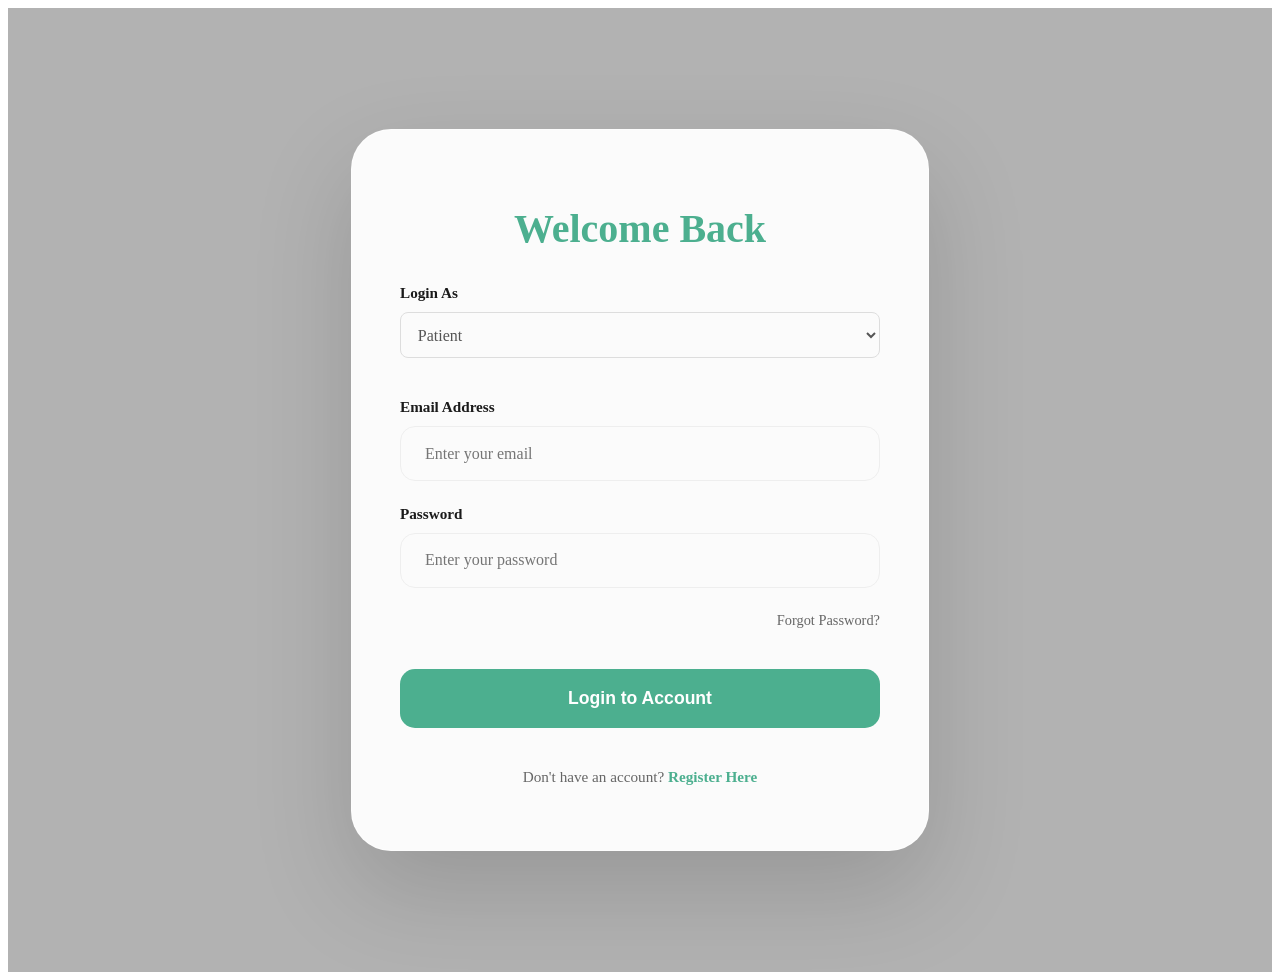
<file: index.html>
<!DOCTYPE html>
<html lang="en">

<head>
    <meta charset="UTF-8">
    <meta name="viewport" content="width=device-width, initial-scale=1.0">
    <title>Login - Life Savers</title>
    <link rel="stylesheet" href="css/login.css?v=1.0">
    <link rel="preconnect" href="https://fonts.googleapis.com">
    <link rel="preconnect" href="https://fonts.gstatic.com" crossorigin>
    <link href="https://fonts.googleapis.com/css2?family=Inter:wght@400;500;600;700;800&display=swap" rel="stylesheet">
    <link href="https://unpkg.com/aos@2.3.1/dist/aos.css" rel="stylesheet">
</head>

<body>
    <div class="video-background">
        <video autoplay muted loop playsinline id="bg-video">
            <source
                src="https://assets.mixkit.co/videos/preview/mixkit-medical-professional-working-in-a-modern-laboratory-40656-large.mp4"
                type="video/mp4">
        </video>
    </div>
    <main class="login-container">
        <div class="login-card" data-aos="zoom-in">
            <h1 class="login-title">Welcome Back</h1>

            <form class="login-form" id="loginForm" action="../pages/doctor-home.html">
                <div class="form-group">
                    <label>Login As</label>
                    <select id="role" class="form-control" required
                        style="width: 100%; padding: 0.8rem; border-radius: 8px; border: 1px solid #ddd; margin-bottom: 1rem;">
                        <option value="patient">Patient</option>
                        <option value="doctor">Doctor</option>
                        <option value="admin">Admin</option>
                    </select>
                </div>

                <div class="form-group">
                    <label>Email Address</label>
                    <input type="email" id="email" placeholder="Enter your email" required>
                </div>

                <div class="form-group">
                    <label>Password</label>
                    <input type="password" id="password" placeholder="Enter your password" required>
                </div>

                <div class="forgot-password">
                    <a href="../frontend/pages/forgot-password.html">Forgot Password?</a>
                </div>

                <button type="submit" class="login-btn">Login to Account</button>

                <p class="register-link">Don't have an account? <a href="../pages/register.html">Register Here</a></p>
            </form>
        </div>
    </main>

    <script src="https://unpkg.com/aos@2.3.1/dist/aos.js"></script>
    <script type="module" src="js/auth.js?v=2.1"></script>
    <script>
        document.addEventListener("DOMContentLoaded", () => {
            AOS.init({
                duration: 1000,
                easing: 'ease-in-out',
                once: true
            });
        });
    </script>
</body>

</html>
</file>
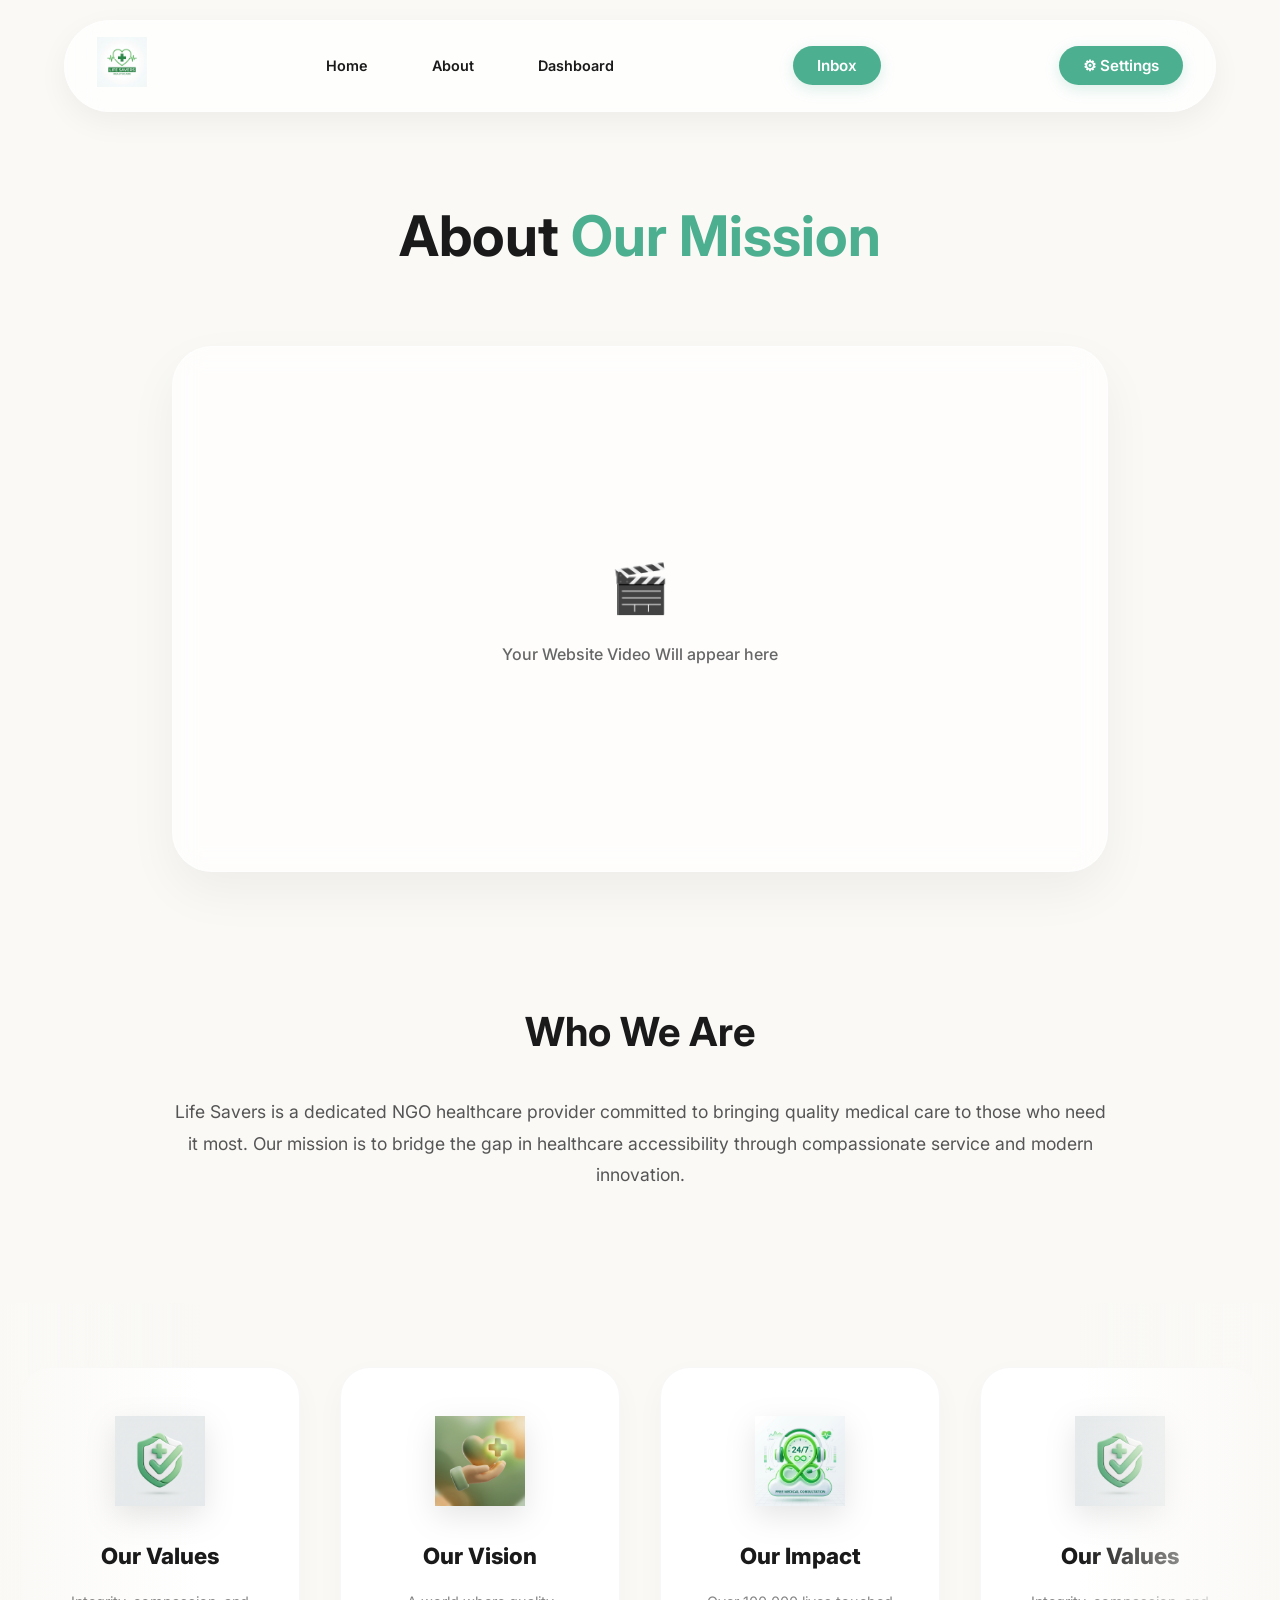
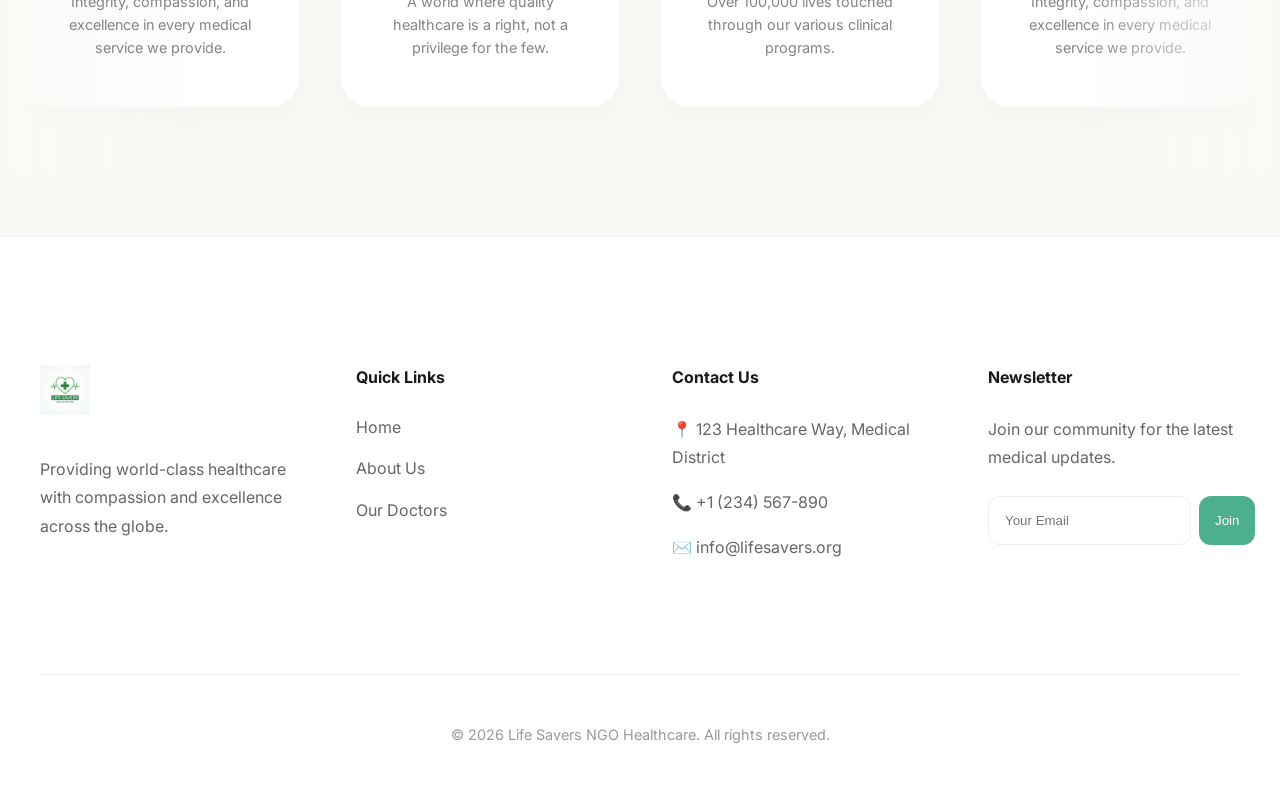
<file: pages/about-doctor.html>
<!DOCTYPE html>
<html lang="en">

<head>
    <meta charset="UTF-8">
    <meta name="viewport" content="width=device-width, initial-scale=1.0">
    <title>About Us - Life Savers</title>
    <link rel="stylesheet" href="../css/index.css?v=1.0">
    <link rel="stylesheet" href="../css/about.css?v=1.0">
    <link rel="preconnect" href="https://fonts.googleapis.com">
    <link rel="preconnect" href="https://fonts.gstatic.com" crossorigin>
    <link href="https://fonts.googleapis.com/css2?family=Inter:wght@400;500;600;700;800&display=swap" rel="stylesheet">
    <link href="https://unpkg.com/aos@2.3.1/dist/aos.css" rel="stylesheet">
</head>

<body>
    <header>
        <nav>
            <ul>
                <li class="logo">
                    <img src="../assets/logo.png" alt="Life Savers Logo" />
                </li>
                <li class="navbar">
                    <ul>
                        <li><a href="./about-doctor.html">Home</a></li>
                        <li><a href="./about-doctor.html">About</a></li>
                        <li><a href="./dashboard.html">Dashboard</a></li>
                    </ul>
                </li>
                <li class="head"><a href="./doctor-inbox.html">Inbox</a></li>
                <li class="head dropdown" style="position: relative; margin-left: 15px;">
                    <a href="#" id="settingsBtn">⚙ Settings</a>
                    <ul id="settingsMenu" style="display: none; position: absolute; top: 110%; right: 0; background-color: #fff; box-shadow: 0px 4px 12px rgba(0,0,0,0.15); border-radius: 8px; list-style: none; padding: 10px; min-width: 120px; z-index: 1000;">
                        <li><a href="#" id="logoutBtn" style="color: #e74c3c; text-decoration: none; font-weight: bold; display: block; padding: 5px 10px;">Log Out</a></li>
                    </ul>
                </li>
            </ul>
        </nav>
    </header>

    <main>
        <section class="hero-section" data-aos="zoom-out">
            <h1>About <span>Our Mission</span></h1>
        </section>

        <!-- Video Section -->
        <section class="video-section">
            <div class="video-container">
                <!-- Space for Video -->
                <div class="video-placeholder">
                    <div class="video-placeholder-icon">🎬</div>
                    <p>Your Website Video Will appear here</p>
                </div>
            </div>
        </section>

        <!-- Content Section -->
        <div class="about-content">
            <h2>Who We Are</h2>
            <p>
                Life Savers is a dedicated NGO healthcare provider committed to bringing quality medical care to those
                who need
                it most. Our mission is to bridge the gap in healthcare accessibility through compassionate service and
                modern
                innovation.
            </p>
        </div>

        <!-- Features Section with same card animation as index -->
        <section class="slider-wrapper" data-aos="fade-up">
            <div class="doctors-track">
                <!-- Original Cards -->
                <div class="doctor-card">
                    <img src="../assets/quality.png" alt="Our Values" />
                    <div>
                        <h2>Our Values</h2>
                        <p class="letter">Integrity, compassion, and excellence in every medical service we provide.</p>
                    </div>
                </div>

                <div class="doctor-card">
                    <img src="../assets/care.png" alt="Our Vision" />
                    <div>
                        <h2>Our Vision</h2>
                        <p class="letter">A world where quality healthcare is a right, not a privilege for the few.</p>
                    </div>
                </div>

                <div class="doctor-card">
                    <img src="../assets/consultation.png" alt="Our Impact" />
                    <div>
                        <h2>Our Impact</h2>
                        <p class="letter">Over 100,000 lives touched through our various clinical programs.</p>
                    </div>
                </div>

                <!-- Duplicate for Loop -->
                <div class="doctor-card">
                    <img src="../assets/quality.png" alt="Our Values" />
                    <div>
                        <h2>Our Values</h2>
                        <p class="letter">Integrity, compassion, and excellence in every medical service we provide.</p>
                    </div>
                </div>

                <div class="doctor-card">
                    <img src="../assets/care.png" alt="Our Vision" />
                    <div>
                        <h2>Our Vision</h2>
                        <p class="letter">A world where quality healthcare is a right, not a privilege for the few.</p>
                    </div>
                </div>

                <div class="doctor-card">
                    <img src="../assets/consultation.png" alt="Our Impact" />
                    <div>
                        <h2>Our Impact</h2>
                        <p class="letter">Over 100,000 lives touched through our various clinical programs.</p>
                    </div>
                </div>
            </div>
        </section>
    </main>

    <!-- Detailed Footer -->
    <!-- Detailed Footer -->
    <footer data-aos="fade-up">
        <div class="footer-container">
            <div class="footer-column">
                <img src="../assets/logo.png" alt="Logo">
                <p>Providing world-class healthcare with compassion and excellence across the globe.</p>
            </div>
            <div class="footer-column">
                <h4>Quick Links</h4>
                <ul class="footer-links">
                    <li><a href="patient_home_page.html">Home</a></li>
                    <li><a href="about.html">About Us</a></li>
                    <li><a href="doctors.html">Our Doctors</a></li>
                </ul>
            </div>
            <div class="footer-column footer-info">
                <h4>Contact Us</h4>
                <p>📍 123 Healthcare Way, Medical District</p>
                <p>📞 +1 (234) 567-890</p>
                <p>✉️ info@lifesavers.org</p>
            </div>
            <div class="footer-column footer-newsletter">
                <h4>Newsletter</h4>
                <p>Join our community for the latest medical updates.</p>
                <div class="footer-newsletter-input">
                    <input type="text" placeholder="Your Email">
                    <button>Join</button>
                </div>
            </div>
        </div>
        <div class="footer-bottom">
            © 2026 Life Savers NGO Healthcare. All rights reserved.
        </div>
    </footer>

    <script>
        function animateCounter(id, start, end, duration) {
            const obj = document.getElementById(id);
            let startTimestamp = null;
            const step = (timestamp) => {
                if (!startTimestamp) startTimestamp = timestamp;
                const progress = Math.min((timestamp - startTimestamp) / duration, 1);
                obj.innerText = Math.floor(progress * (end - start) + start);
                if (progress < 1) {
                    window.requestAnimationFrame(step);
                }
            };
            window.requestAnimationFrame(step);
        }

        document.addEventListener("DOMContentLoaded", () => {
            const header = document.querySelector('header');
            window.addEventListener('scroll', () => {
                if (window.scrollY > 50) {
                    header.classList.add('scrolled');
                } else {
                    header.classList.remove('scrolled');
                }
            });

            // Initialize AOS
            AOS.init({
                duration: 1000,
                easing: 'ease-in-out',
                once: true
            });

            const settingsBtn = document.getElementById('settingsBtn');
            const settingsMenu = document.getElementById('settingsMenu');
            const logoutBtn = document.getElementById('logoutBtn');

            if (settingsBtn && settingsMenu) {
                settingsBtn.addEventListener('click', (e) => {
                    e.preventDefault();
                    settingsMenu.style.display = settingsMenu.style.display === 'none' ? 'block' : 'none';
                });
            }

            if (logoutBtn) {
                logoutBtn.addEventListener('click', (e) => {
                    e.preventDefault();
                    localStorage.clear();
                    window.location.href = '../index.html'; 
                });
            }
        });
    </script>
    <script src="https://unpkg.com/aos@2.3.1/dist/aos.js"></script>
</body>

</html>
</file>
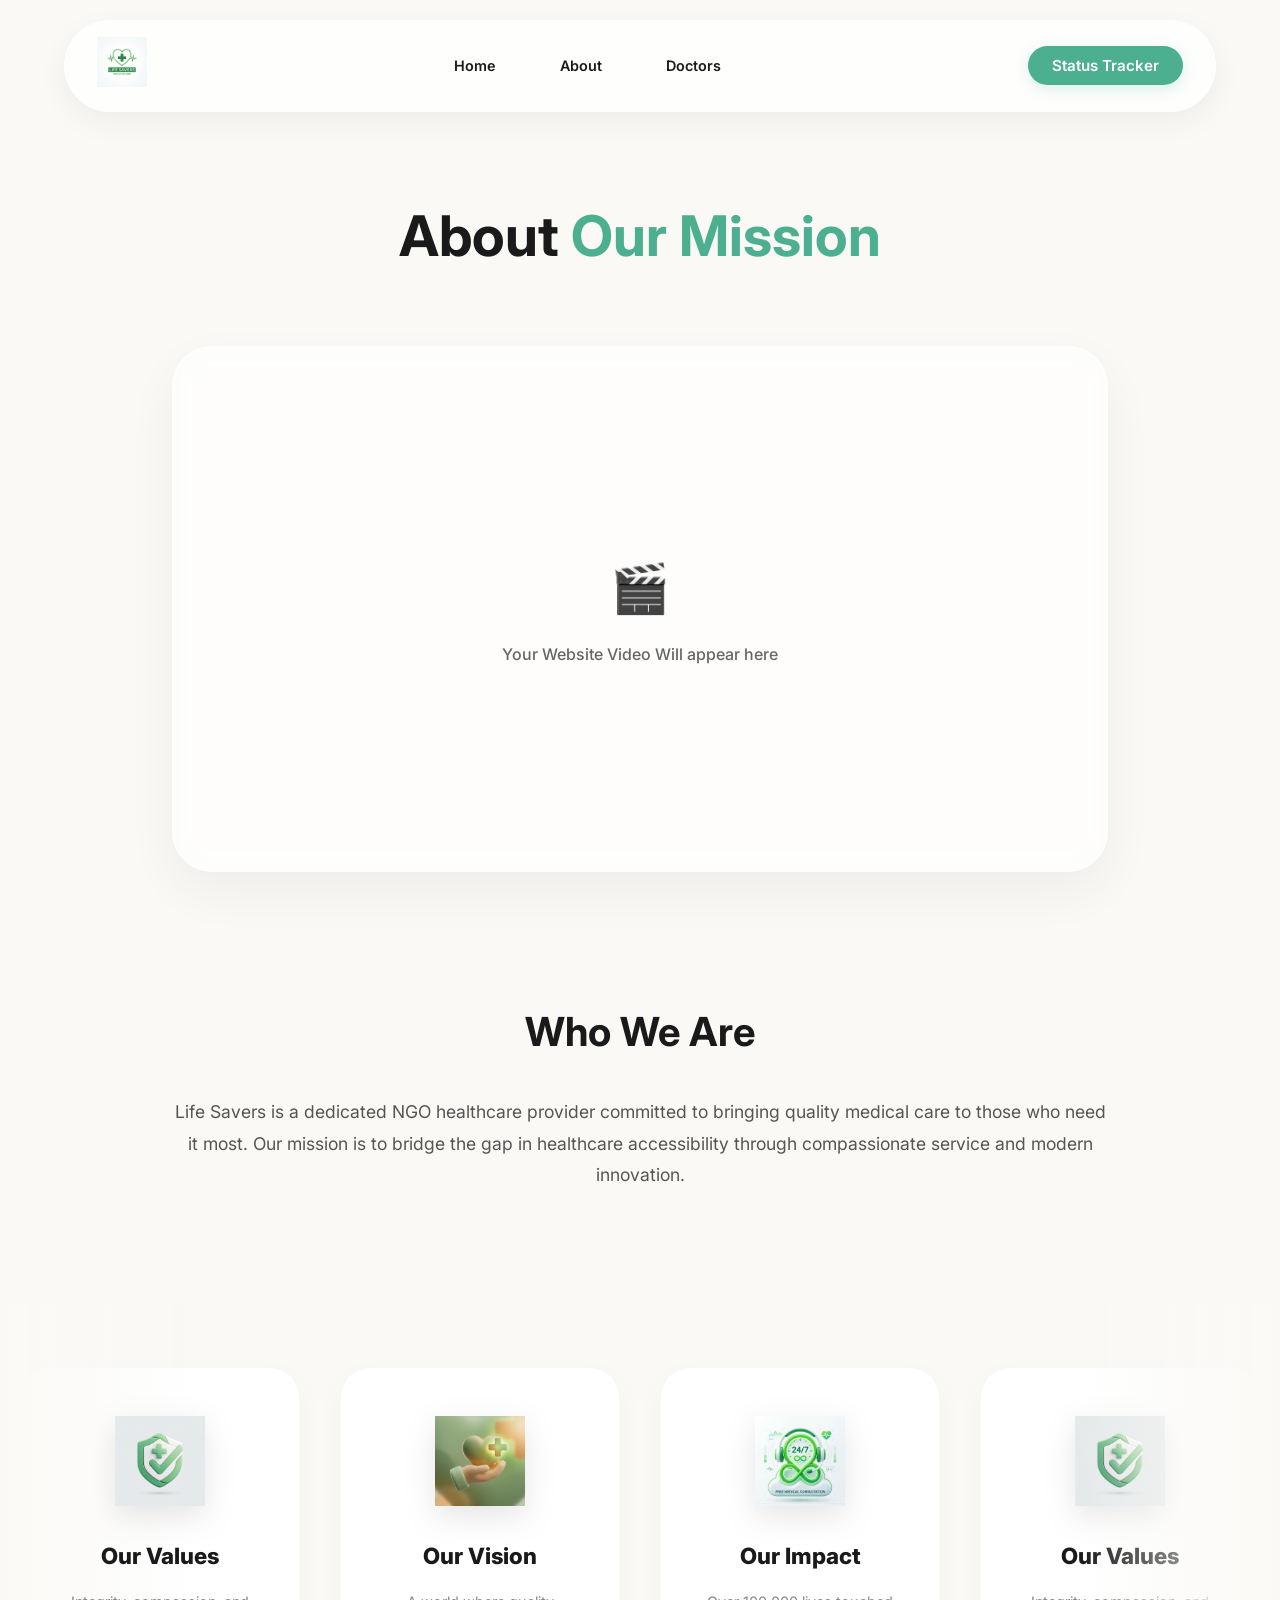
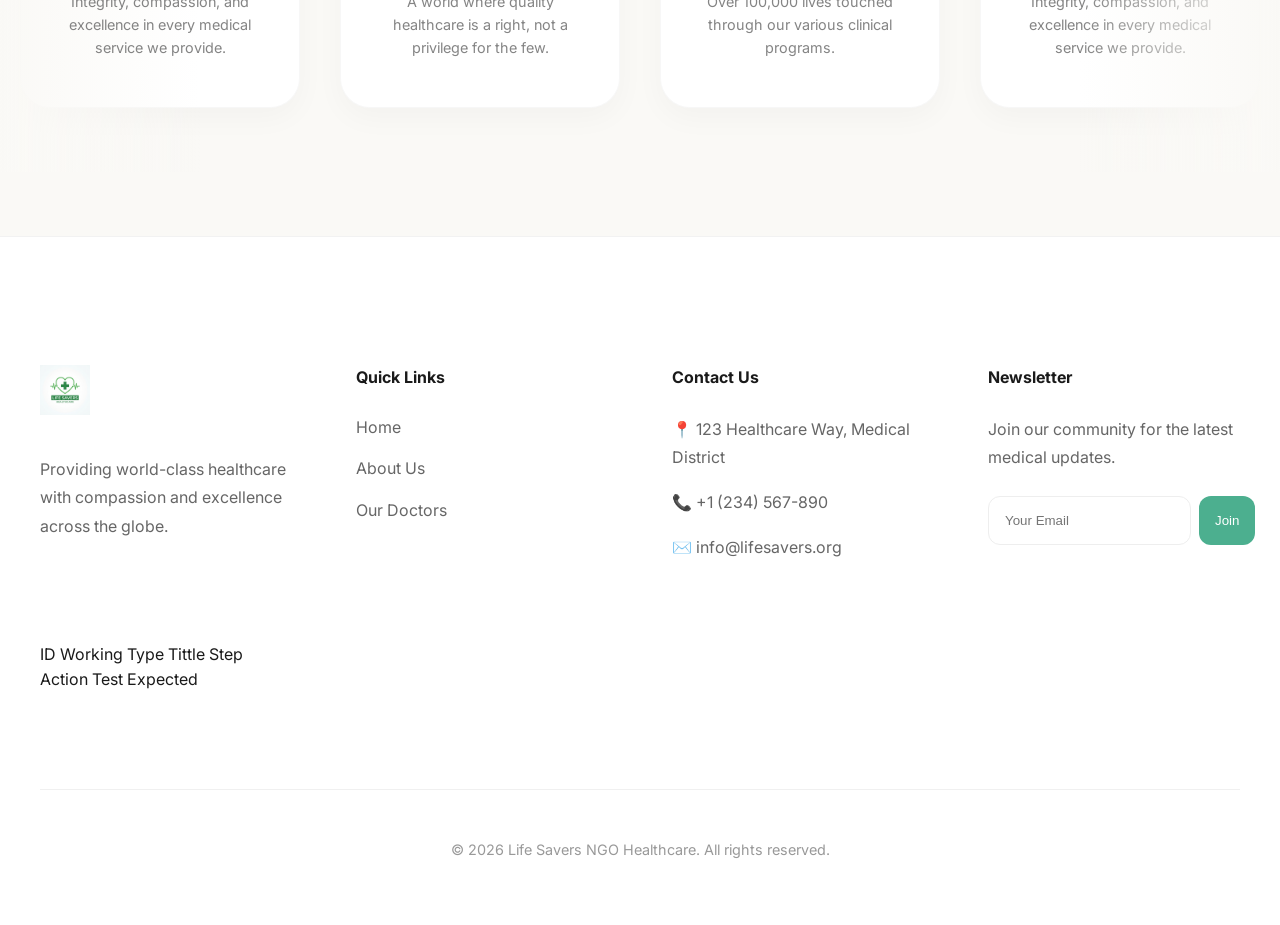
<file: pages/about.html>
<!DOCTYPE html>
<html lang="en">

<head>
  <meta charset="UTF-8">
  <meta name="viewport" content="width=device-width, initial-scale=1.0">
  <title>About Us - Life Savers</title>
  <link rel="stylesheet" href="../css/index.css?v=1.0">
  <link rel="stylesheet" href="../css/about.css?v=1.0">
  <link rel="preconnect" href="https://fonts.googleapis.com">
  <link rel="preconnect" href="https://fonts.gstatic.com" crossorigin>
  <link href="https://fonts.googleapis.com/css2?family=Inter:wght@400;500;600;700;800&display=swap" rel="stylesheet">
  <link href="https://unpkg.com/aos@2.3.1/dist/aos.css" rel="stylesheet">
</head>

<body>
  <header>
    <nav>
      <ul>
        <li class="logo">
          <img src="../assets/logo.png" alt="Life Savers Logo" />
        </li>
        <li class="navbar">
          <ul>
            <li><a href="./patient_home_page.html">Home</a></li>
            <li><a href="./about.html">About</a></li>
            <li><a href="./doctors.html">Doctors</a></li>
          </ul>
        </li>
        <li class="head"><a href="./status-tracker.html">Status Tracker</a></li>
      </ul>
    </nav>
  </header>

  <main>
    <section class="hero-section" data-aos="zoom-out">
      <h1>About <span>Our Mission</span></h1>
    </section>

    <!-- Video Section -->
    <section class="video-section">
      <div class="video-container">
        <!-- Space for Video -->
        <div class="video-placeholder">
          <div class="video-placeholder-icon">🎬</div>
          <p>Your Website Video Will appear here</p>
        </div>
      </div>
    </section>

    <!-- Content Section -->
    <div class="about-content">
      <h2>Who We Are</h2>
      <p>
        Life Savers is a dedicated NGO healthcare provider committed to bringing quality medical care to those who need
        it most. Our mission is to bridge the gap in healthcare accessibility through compassionate service and modern
        innovation.
      </p>
    </div>

    <!-- Features Section with same card animation as index -->
    <section class="slider-wrapper" data-aos="fade-up">
      <div class="doctors-track">
        <!-- Original Cards -->
        <div class="doctor-card">
          <img src="../assets/quality.png" alt="Our Values" />
          <div>
            <h2>Our Values</h2>
            <p class="letter">Integrity, compassion, and excellence in every medical service we provide.</p>
          </div>
        </div>

        <div class="doctor-card">
          <img src="../assets/care.png" alt="Our Vision" />
          <div>
            <h2>Our Vision</h2>
            <p class="letter">A world where quality healthcare is a right, not a privilege for the few.</p>
          </div>
        </div>

        <div class="doctor-card">
          <img src="../assets/consultation.png" alt="Our Impact" />
          <div>
            <h2>Our Impact</h2>
            <p class="letter">Over 100,000 lives touched through our various clinical programs.</p>
          </div>
        </div>

        <!-- Duplicate for Loop -->
        <div class="doctor-card">
          <img src="../assets/quality.png" alt="Our Values" />
          <div>
            <h2>Our Values</h2>
            <p class="letter">Integrity, compassion, and excellence in every medical service we provide.</p>
          </div>
        </div>

        <div class="doctor-card">
          <img src="../assets/care.png" alt="Our Vision" />
          <div>
            <h2>Our Vision</h2>
            <p class="letter">A world where quality healthcare is a right, not a privilege for the few.</p>
          </div>
        </div>

        <div class="doctor-card">
          <img src="../assets/consultation.png" alt="Our Impact" />
          <div>
            <h2>Our Impact</h2>
            <p class="letter">Over 100,000 lives touched through our various clinical programs.</p>
          </div>
        </div>
      </div>
    </section>
  </main>

  <!-- Detailed Footer -->

  <footer data-aos="fade-up">
    <div class="footer-container">
      <div class="footer-column">
        <img src="../assets/logo.png" alt="Logo">
        <p>Providing world-class healthcare with compassion and excellence across the globe.</p>
      </div>
      <div class="footer-column">
        <h4>Quick Links</h4>
        <ul class="footer-links">
          <li><a href="./patient_home_page.html">Home</a></li>
          <li><a href="./about.html">About Us</a></li>
          <li><a href="./doctors.html">Our Doctors</a></li>
        </ul>
      </div>
      <div class="footer-column footer-info">
        <h4>Contact Us</h4>
        <p>📍 123 Healthcare Way, Medical District</p>
        <p>📞 +1 (234) 567-890</p>
        <p>✉️ info@lifesavers.org</p>
      </div>
      <div class="footer-column footer-newsletter">
        <h4>Newsletter</h4>
        <p>Join our community for the latest medical updates.</p>
        <div class="footer-newsletter-input">
          <input type="text" placeholder="Your Email">
          <button>Join</button>
        </div>
      </div>ID Working Type Tittle Step Action Test Expected
    </div>
    <div class="footer-bottom">
      © 2026 Life Savers NGO Healthcare. All rights reserved.
    </div>
  </footer>

  <script>
    function animateCounter(id, start, end, duration) {
      const obj = document.getElementById(id);
      let startTimestamp = null;
      const step = (timestamp) => {
        if (!startTimestamp) startTimestamp = timestamp;
        const progress = Math.min((timestamp - startTimestamp) / duration, 1);
        obj.innerText = Math.floor(progress * (end - start) + start);
        if (progress < 1) {
          window.requestAnimationFrame(step);
        }
      };
      window.requestAnimationFrame(step);
    }

    document.addEventListener("DOMContentLoaded", () => {
      const header = document.querySelector('header');
      window.addEventListener('scroll', () => {
        if (window.scrollY > 50) {
          header.classList.add('scrolled');
        } else {
          header.classList.remove('scrolled');
        }
      });

      // Initialize AOS
      AOS.init({
        duration: 1000,
        easing: 'ease-in-out',
        once: true
      });
    });
  </script>
  <script src="https://unpkg.com/aos@2.3.1/dist/aos.js"></script>
</body>

</html>
</file>
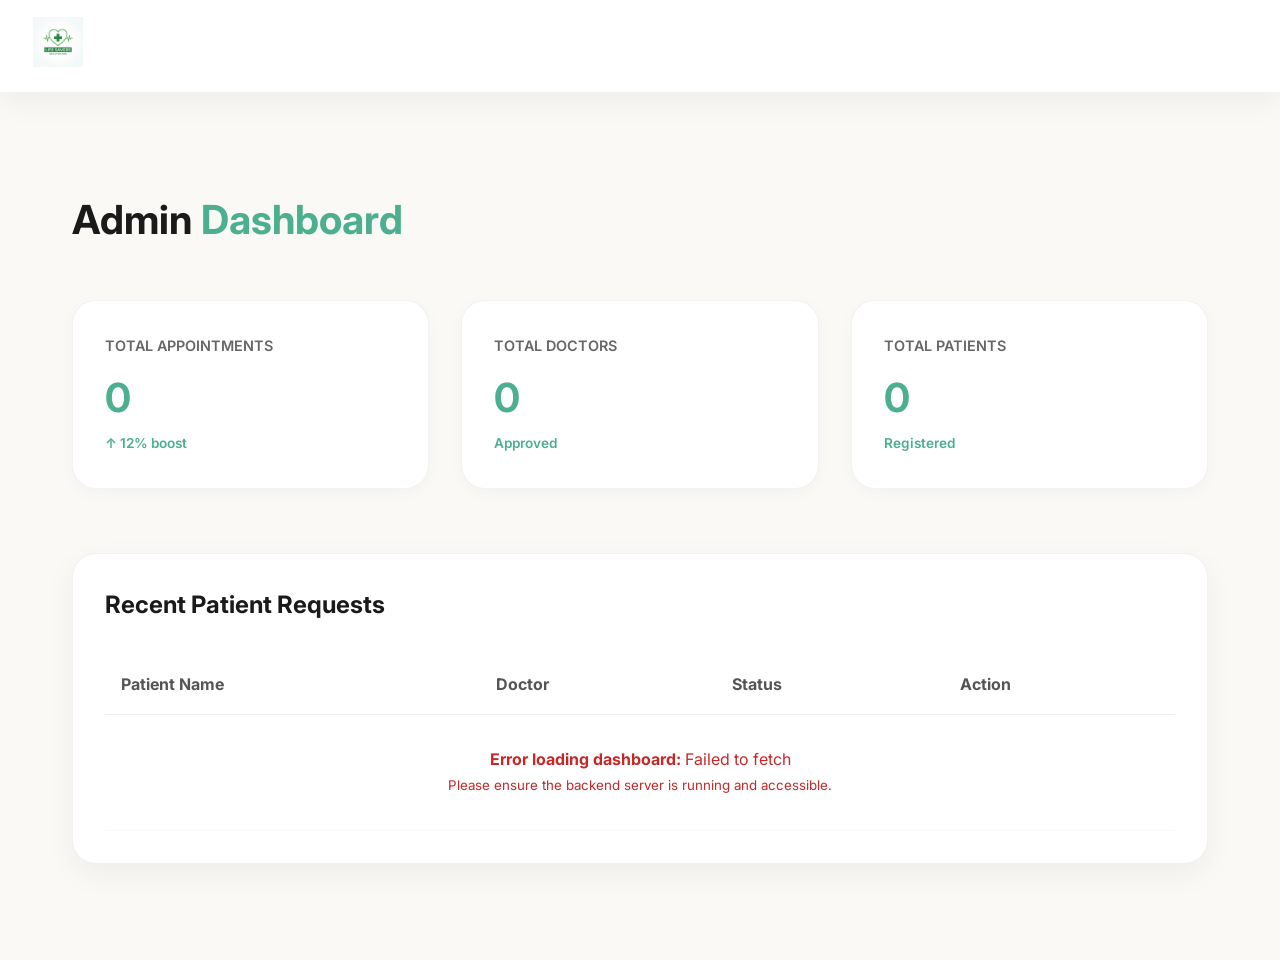
<file: pages/admin.html>
<!DOCTYPE html>
<html lang="en">

<head>
    <meta charset="UTF-8">
    <meta name="viewport" content="width=device-width, initial-scale=1.0">
    <title>Admin Dashboard - Life Savers</title>
    <link rel="stylesheet" href="../css/index.css?v=1.1">
    <link rel="stylesheet" href="../css/admin.css?v=1.1">
    <link rel="preconnect" href="https://fonts.googleapis.com">
    <link rel="preconnect" href="https://fonts.gstatic.com" crossorigin>
    <link href="https://fonts.googleapis.com/css2?family=Inter:wght@400;500;600;700;800&display=swap" rel="stylesheet">
</head>

<body>
    <header class="admin-header">
        <nav>
            <ul>
                <li class="logo">
                    <img src="../assets/logo.png" alt="Life Savers Logo" />
                </li>

            </ul>
        </nav>
    </header>

    <main class="admin-main">
        <div class="admin-top-bar">
            <h1 class="admin-title">Admin <span>Dashboard</span></h1>

        </div>

        <!-- Dashboard Stats -->
        <div class="admin-stats-grid">
            <div class="stat-card">
                <span class="stat-label-small">Total Appointments</span>
                <h3 class="stat-value-large" id="totalAppointments">0</h3>
                <span class="stat-trend">↑ 12% boost</span>
            </div>
            <div class="stat-card">
                <span class="stat-label-small">Total Doctors</span>
                <h3 class="stat-value-large" id="totalDoctors">0</h3>
                <span class="stat-trend">Approved</span>
            </div>
            <div class="stat-card">
                <span class="stat-label-small">Total Patients</span>
                <h3 class="stat-value-large" id="totalPatients">0</h3>
                <span class="stat-trend">Registered</span>
            </div>

        </div>



        <!-- Recent Activity Table (Mockup) -->
        <div class="admin-table-container">
            <h2 style="margin-bottom: 2rem; font-size: 1.5rem;">Recent Patient Requests</h2>
            <table class="admin-table">
                <thead>
                    <tr>
                        <th>Patient Name</th>
                        <th>Doctor</th>
                        <th>Status</th>
                        <th>Action</th>
                    </tr>
                </thead>
                <tbody id="adminTableBody">
                    <!-- Dynamic content will be loaded here -->
                </tbody>
            </table>
        </div>
    </main>

    <script>
        const API_URL = "https://backend-deployment-1-kn6p.onrender.com";

        document.addEventListener("DOMContentLoaded", async () => {
            const tableBody = document.getElementById("adminTableBody");
            const totalAppointmentsEl = document.getElementById("totalAppointments");
            const totalDoctorsEl = document.getElementById("totalDoctors");
            const totalPatientsEl = document.getElementById("totalPatients");

            if (tableBody) tableBody.innerHTML = "<tr><td colspan='4' style='text-align:center; padding: 2rem;'>Loading dashboard data...</td></tr>";

            try {
                // Try fetching from the API
                const response = await fetch(`${API_URL}/api/admins/dashboard/stats`);
                if (!response.ok) throw new Error("Backend error: " + response.status);

                const data = await response.json();

                // Update stats cards
                if (totalAppointmentsEl) totalAppointmentsEl.innerText = data.recent_requests.length;
                if (totalDoctorsEl) totalDoctorsEl.innerText = data.total_doctors;
                if (totalPatientsEl) totalPatientsEl.innerText = data.total_patients;

                // Update table
                if (tableBody) {
                    tableBody.innerHTML = "";
                    if (data.recent_requests.length === 0) {
                        tableBody.innerHTML = "<tr><td colspan='4' style='text-align:center; padding: 2rem;'>No patient requests found in the database.</td></tr>";
                    } else {
                        data.recent_requests.forEach(req => {
                            const tr = document.createElement("tr");
                            const statusClass = `status-${(req.status || 'pending').toLowerCase()}`;
                            
                            tr.innerHTML = `
                                <td class="patient-name">${req.patient_name || 'N/A'}</td>
                                <td>Dr. ${req.doctor_name || 'N/A'}</td>
                                <td><span class="status-badge ${statusClass}">${(req.status || 'PENDING').toUpperCase()}</span></td>
                                <td><button class="view-link" onclick="viewDetails(${req.request_id}, '${req.request_date}', '${req.final_date}')">View Details</button></td>
                            `;
                            tableBody.appendChild(tr);
                        });
                    }
                }
            } catch (error) {
                console.error("Dashboard Loading Error:", error);
                if (tableBody) {
                    tableBody.innerHTML = `<tr><td colspan='4' style='text-align:center; padding: 2rem; color: #c62828;'>
                        <strong>Error loading dashboard:</strong> ${error.message}<br>
                        <small>Please ensure the backend server is running and accessible.</small>
                    </td></tr>`;
                }
            }
        });

        function viewDetails(id, reqDate, finalDate) {
            const reqD = (reqDate && reqDate !== 'null') ? reqDate : 'N/A';
            const finD = (finalDate && finalDate !== 'null') ? finalDate : 'Not processed yet';
            alert(`🔍 Appointment Details\n\nRequest ID: #${id}\nRequested On: ${reqD}\nAction Date: ${finD}`);
        }
    </script>
</body>

</html>
</file>
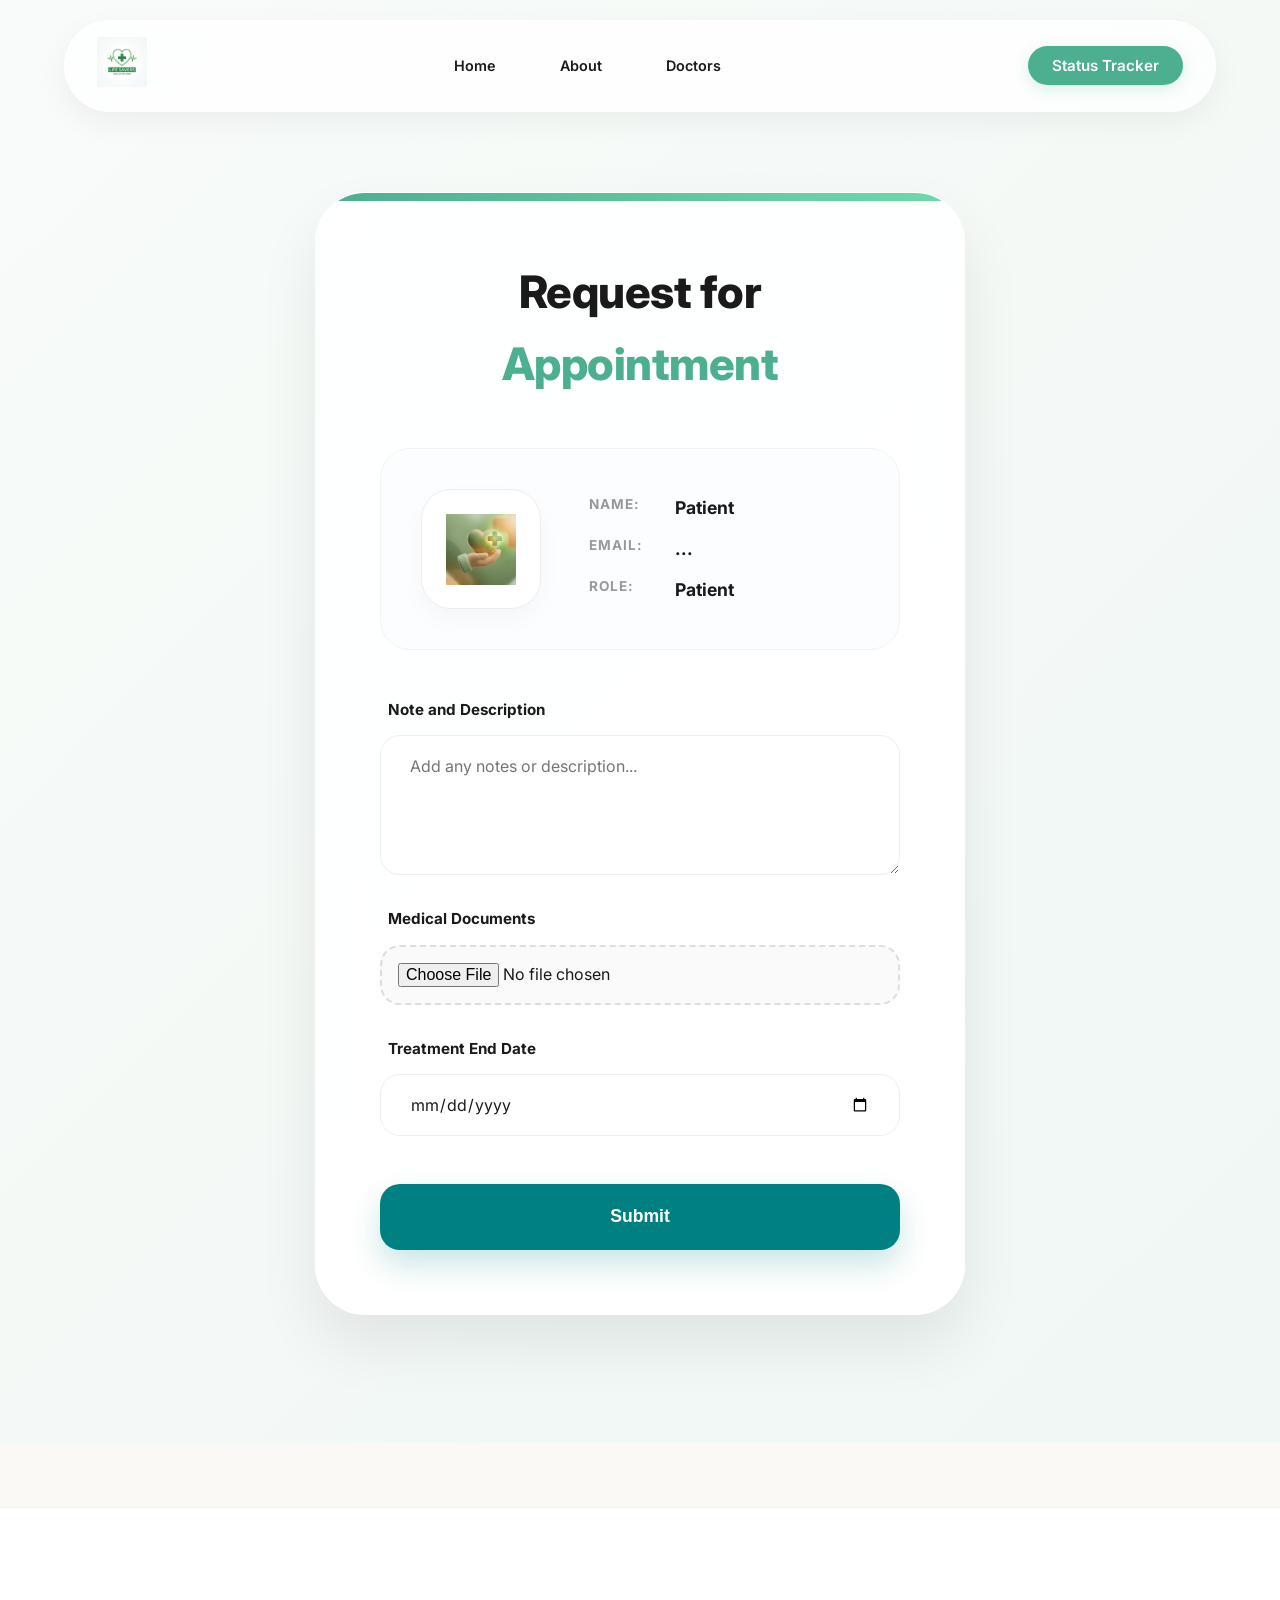
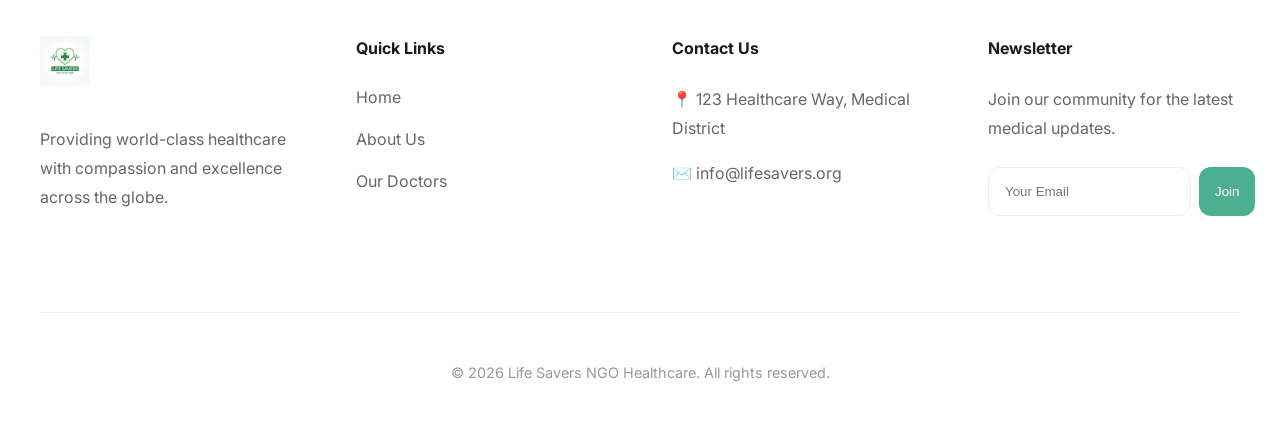
<file: pages/appointment.html>
<!DOCTYPE html>
<html lang="en">

<head>
    <meta charset="UTF-8">
    <meta name="viewport" content="width=device-width, initial-scale=1.0">
    <title>Booking Request - Life Savers</title>
    <link rel="stylesheet" href="../css/index.css?v=1.0">
    <link rel="stylesheet" href="../css/booking.css?v=1.0">
    <link rel="preconnect" href="https://fonts.googleapis.com">
    <link rel="preconnect" href="https://fonts.gstatic.com" crossorigin>
    <link href="https://fonts.googleapis.com/css2?family=Inter:wght@400;500;600;700;800&display=swap" rel="stylesheet">
    <link href="https://unpkg.com/aos@2.3.1/dist/aos.css" rel="stylesheet">
</head>

<body>
    <header>
        <nav>
            <ul>
                <li class="logo">
                    <img src="../assets/logo.png" alt="Life Savers Logo" />
                </li>
                <li class="navbar">
                    <ul>
                        <li><a href="./patient_home_page.html">Home</a></li>
                        <li><a href="./about.html">About</a></li>
                        <li><a href="./doctors.html">Doctors</a></li>
                    </ul>
                </li>
                <li class="head"><a href="./status-tracker.html">Status Tracker</a></li>
            </ul>
        </nav>
    </header>

    <main class="booking-container">
        <div class="booking-card" data-aos="fade-up">
            <h1 class="booking-title">Request for <span>Appointment</span></h1>

            <div class="patient-info-header">
                <div class="patient-avatar">
                    <img src="../assets/care.png" alt="Profile Photo">
                </div>
                <div class="info-grid">
                    <span class="info-label">Name:</span>
                    <span id="patientName" class="info-value">Patient</span>

                    <span class="info-label">Email:</span>
                    <span id="patientEmail" class="info-value">...</span>

                    <span class="info-label">Role:</span>
                    <span id="patientRole" class="info-value">Patient</span>
                </div>
            </div>

            <form class="booking-form" action="./success.html">
                <div class="form-group">
                    <label>Note and Description</label>
                    <textarea id="problemDescription" placeholder="Add any notes or description..."></textarea>
                </div>

                <div class="form-group">
                    <label>Medical Documents</label>
                    <input type="file" id="medicalDoc" title="Upload Reports">
                </div>

                <div class="form-group">
                    <label>Treatment End Date</label>
                    <input type="date" id="finalDate">
                </div>

                <button type="submit" class="submit-request-btn">Submit</button>
            </form>
        </div>
    </main>

    <!-- Footer -->
    <footer>
        <div class="footer-container">
            <div class="footer-column">
                <img src="../assets/logo.png" alt="Logo">
                <p>Providing world-class healthcare with compassion and excellence across the globe.</p>
            </div>
            <div class="footer-column">
                <h4>Quick Links</h4>
                <ul class="footer-links">
                    <li><a href="./patient_home_page.html">Home</a></li>
                    <li><a href="./about.html">About Us</a></li>
                    <li><a href="./doctors.html">Our Doctors</a></li>
                </ul>
            </div>
            <div class="footer-column footer-info">
                <h4>Contact Us</h4>
                <p>📍 123 Healthcare Way, Medical District</p>

                <p>✉️ info@lifesavers.org</p>
            </div>
            <div class="footer-column footer-newsletter">
                <h4>Newsletter</h4>
                <p>Join our community for the latest medical updates.</p>
                <div class="footer-newsletter-input">
                    <input type="text" placeholder="Your Email">
                    <button>Join</button>
                </div>
            </div>
        </div>
        <div class="footer-bottom">
            © 2026 Life Savers NGO Healthcare. All rights reserved.
        </div>
    </footer>

    <script src="https://unpkg.com/aos@2.3.1/dist/aos.js"></script>
    <script type="module" src="../js/appointment.js"></script>
    <script>
        document.addEventListener("DOMContentLoaded", () => {
            const header = document.querySelector('header');
            window.addEventListener('scroll', () => {
                if (window.scrollY > 50) {
                    header.classList.add('scrolled');
                } else {
                    header.classList.remove('scrolled');
                }
            });

            AOS.init({
                duration: 1000,
                easing: 'ease-in-out',
                once: true
            });
        });
    </script>
</body>

</html>
</file>
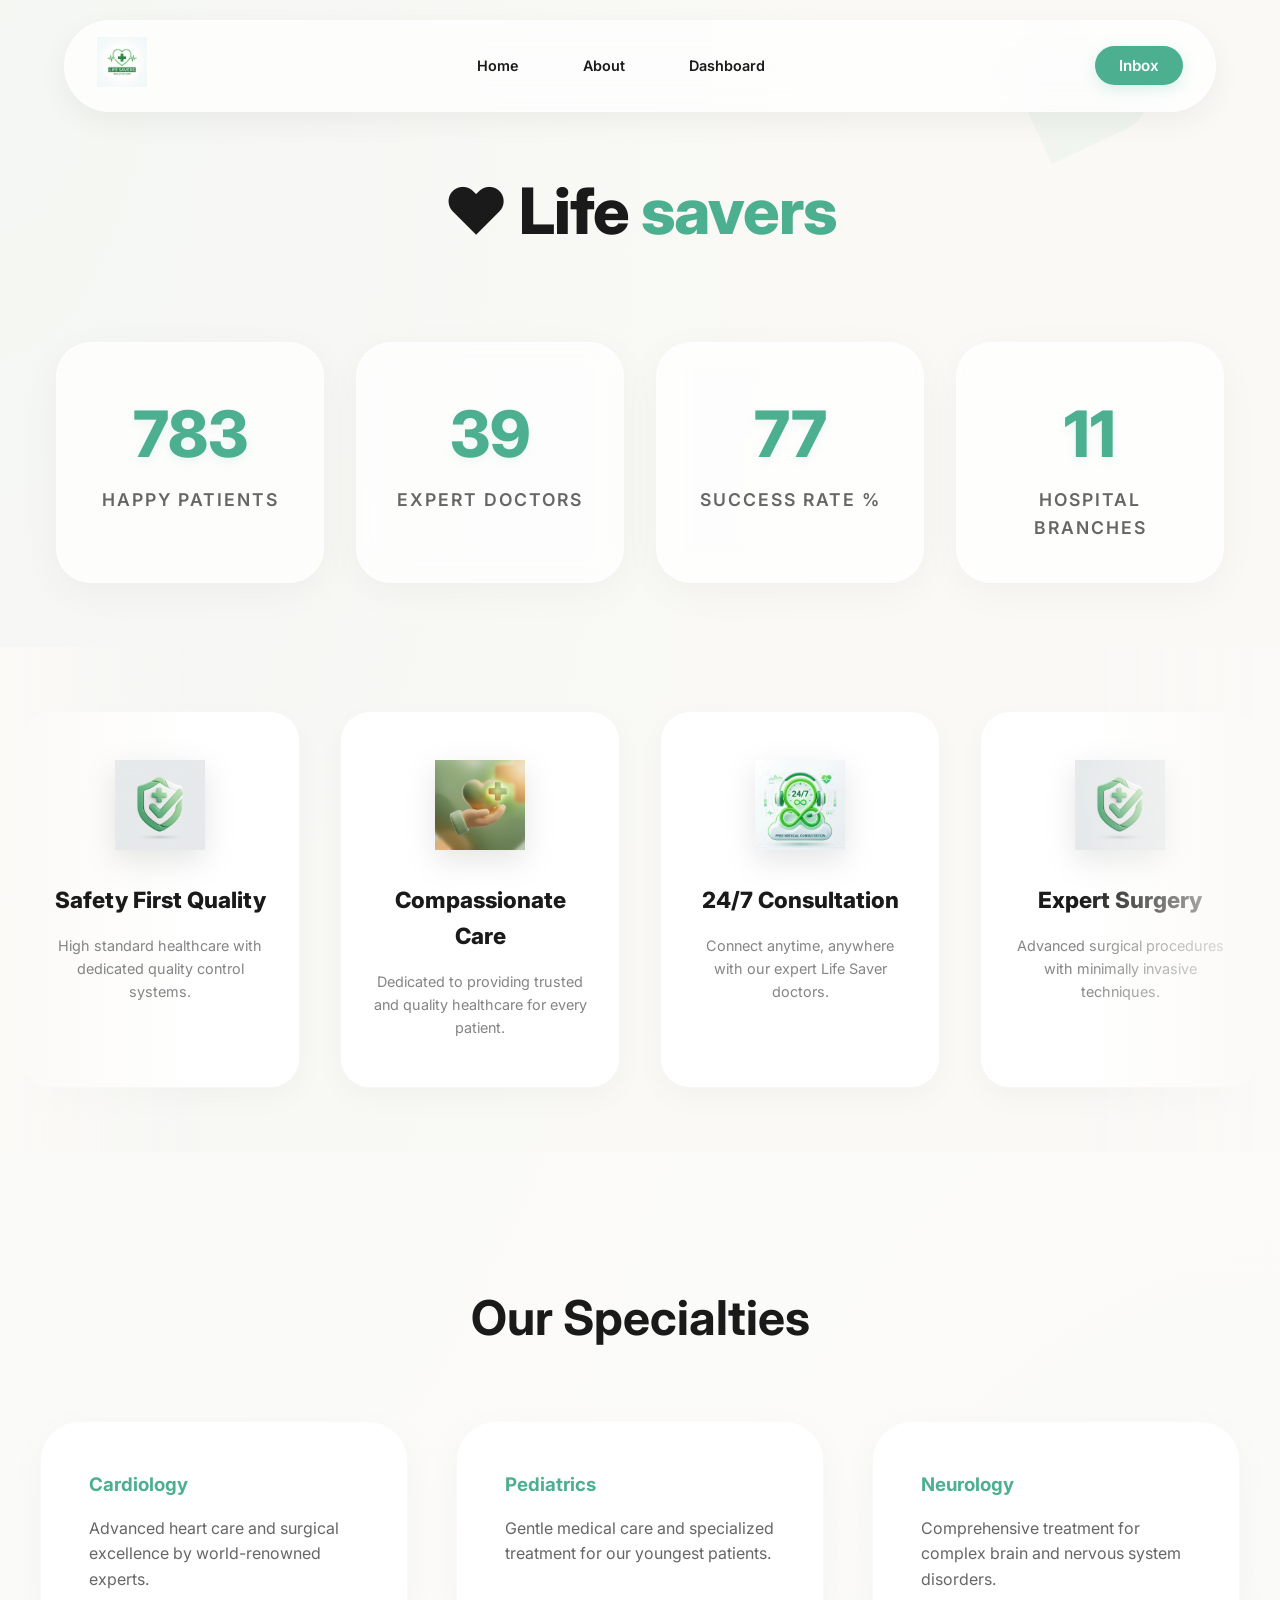
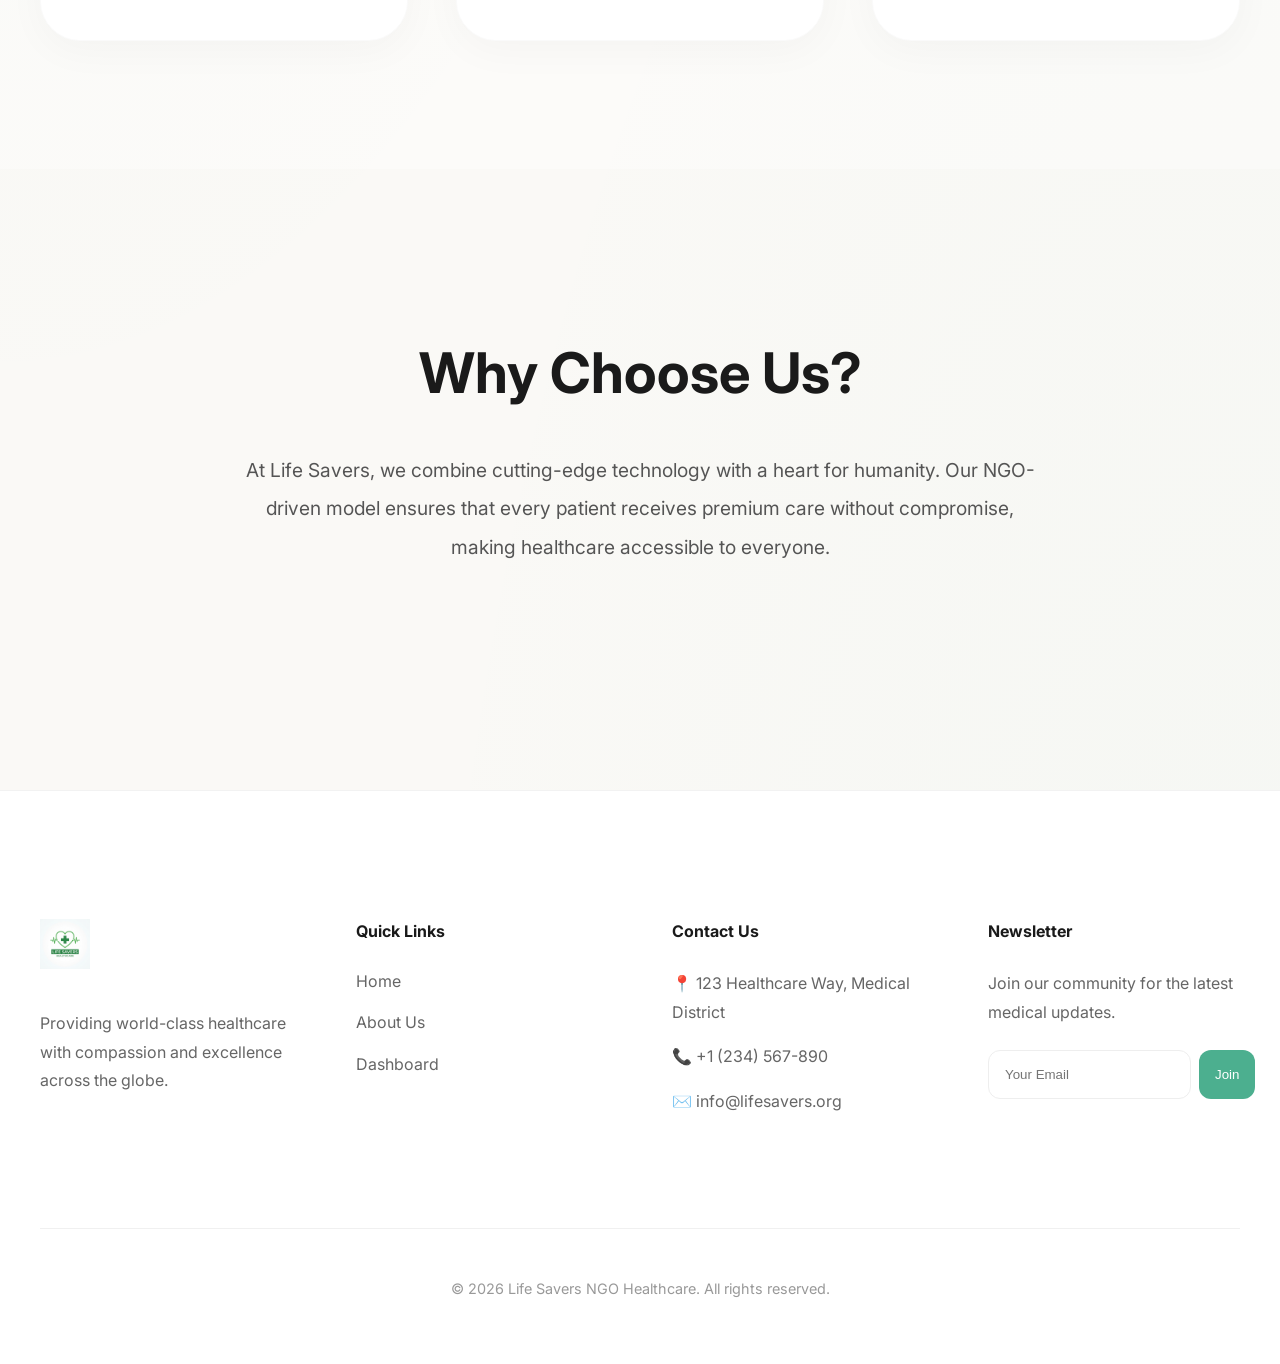
<file: pages/doctor-home.html>
<!DOCTYPE html>
<html lang="en">

<head>
    <meta charset="UTF-8">
    <meta name="viewport" content="width=device-width, initial-scale=1.0">
    <title>Life Savers - Trusted Healthcare</title>
    <link rel="stylesheet" href="../css/index.css?v=1.1">
    <link rel="stylesheet" href="../css/patient_home_page.css?v=1.1">
    <link rel="preconnect" href="https://fonts.googleapis.com">
    <link rel="preconnect" href="https://fonts.gstatic.com" crossorigin>
    <link href="https://fonts.googleapis.com/css2?family=Inter:wght@400;500;600;700;800&display=swap" rel="stylesheet">
    <link href="https://unpkg.com/aos@2.3.1/dist/aos.css" rel="stylesheet">
</head>

<body>
    <header>
        <nav>
            <ul>
                <li class="logo">
                    <img src="../assets/logo.png" alt="Life Savers Logo" />
                </li>
                <li class="navbar">
                    <ul>
                        <li><a href="doctor-home.html">Home</a></li>
                        <li><a href="about-doctor.html">About</a></li>
                        <li><a href="dashboard.html">Dashboard</a></li>
                    </ul>
                </li>
                <li class="head"><a href="doctor-inbox.html">Inbox</a></li>
            </ul>
        </nav>
    </header>

    <main>
        <section class="hero-section">
            <h1>❤ Life <span>savers</span></h1>
        </section>

        <section class="stats-container">
            <div class="stat-item">
                <span class="stat-number" id="patientCount">1</span>
                <span class="stat-label">Happy Patients</span>
            </div>
            <div class="stat-item">
                <span class="stat-number" id="doctorCount">1</span>
                <span class="stat-label">Expert Doctors</span>
            </div>
            <div class="stat-item">
                <span class="stat-number" id="successRate">1</span>
                <span class="stat-label">Success Rate %</span>
            </div>
            <div class="stat-item">
                <span class="stat-number" id="branchCount">1</span>
                <span class="stat-label">Hospital Branches</span>
            </div>
        </section>

        <!-- Dynamic Card Section -->
        <section class="slider-wrapper" data-aos="fade-up">
            <div class="doctors-track">
                <!-- Original Cards -->
                <div class="doctor-card">
                    <img src="../assets/quality.png" alt="Safety and Quality" />
                    <div>
                        <h2>Safety First Quality</h2>
                        <p class="letter">High standard healthcare with dedicated quality control systems.</p>
                    </div>
                </div>

                <div class="doctor-card">
                    <img src="../assets/care.png" alt="Compassionate Care" />
                    <div>
                        <h2>Compassionate Care</h2>
                        <p class="letter">Dedicated to providing trusted and quality healthcare for every patient.</p>
                    </div>
                </div>

                <div class="doctor-card">
                    <img src="../assets/consultation.png" alt="24/7 Consultation" />
                    <div>
                        <h2>24/7 Consultation</h2>
                        <p class="letter">Connect anytime, anywhere with our expert Life Saver doctors.</p>
                    </div>
                </div>

                <div class="doctor-card">
                    <img src="../assets/quality.png" alt="Expert Surgery" />
                    <div>
                        <h2>Expert Surgery</h2>
                        <p class="letter">Advanced surgical procedures with minimally invasive techniques.</p>
                    </div>
                </div>

                <div class="doctor-card">
                    <img src="../assets/care.png" alt="Pediatric Care" />
                    <div>
                        <h2>Pediatric Care</h2>
                        <p class="letter">Specialized healthcare for children and infants with gentle touch.</p>
                    </div>
                </div>

                <div class="doctor-card">
                    <img src="../assets/consultation.png" alt="Modern Diagnostics" />
                    <div>
                        <h2>Modern Diagnostics</h2>
                        <p class="letter">State-of-the-art laboratory and imaging services for accurate results.</p>
                    </div>
                </div>

                <!-- Duplicate Cards for Infinite Loop -->
                <div class="doctor-card">
                    <img src="../assets/quality.png" alt="Safety and Quality" />
                    <div>
                        <h2>Safety First Quality</h2>
                        <p class="letter">High standard healthcare with dedicated quality control systems.</p>
                    </div>
                </div>

                <div class="doctor-card">
                    <img src="../assets/care.png" alt="Compassionate Care" />
                    <div>
                        <h2>Compassionate Care</h2>
                        <p class="letter">Dedicated to providing trusted and quality healthcare for every patient.</p>
                    </div>
                </div>

                <div class="doctor-card">
                    <img src="../assets/consultation.png" alt="24/7 Consultation" />
                    <div>
                        <h2>24/7 Consultation</h2>
                        <p class="letter">Connect anytime, anywhere with our expert Life Saver doctors.</p>
                    </div>
                </div>

                <div class="doctor-card">
                    <img src="../assets/quality.png" alt="Expert Surgery" />
                    <div>
                        <h2>Expert Surgery</h2>
                        <p class="letter">Advanced surgical procedures with minimally invasive techniques.</p>
                    </div>
                </div>

                <div class="doctor-card">
                    <img src="../assets/care.png" alt="Pediatric Care" />
                    <div>
                        <h2>Pediatric Care</h2>
                        <p class="letter">Specialized healthcare for children and infants with gentle touch.</p>
                    </div>
                </div>

                <div class="doctor-card">
                    <img src="../assets/consultation.png" alt="Modern Diagnostics" />
                    <div>
                        <h2>Modern Diagnostics</h2>
                        <p class="letter">State-of-the-art laboratory and imaging services for accurate results.</p>
                    </div>
                </div>
            </div>
        </section>
        <!-- Services Section -->
        <section class="services-section" data-aos="fade-up">
            <div style="max-width: 1200px; margin: 0 auto;">
                <h2 class="services-title">Our <span>Specialties</span></h2>
                <div class="services-grid">
                    <div class="service-box" data-aos="zoom-in" data-aos-delay="100">
                        <h3>Cardiology</h3>
                        <p>Advanced heart care and surgical excellence by world-renowned experts.</p>
                    </div>
                    <div class="service-box" data-aos="zoom-in" data-aos-delay="200">
                        <h3>Pediatrics</h3>
                        <p>Gentle medical care and specialized treatment for our youngest patients.</p>
                    </div>
                    <div class="service-box" data-aos="zoom-in" data-aos-delay="300">
                        <h3>Neurology</h3>
                        <p>Comprehensive treatment for complex brain and nervous system disorders.</p>
                    </div>
                </div>
            </div>
        </section>

        <!-- Why Choose Us -->
        <section class="why-choose-us" data-aos="fade-up">
            <h2>Why <span>Choose Us?</span></h2>
            <p>
                At Life Savers, we combine cutting-edge technology with a heart for humanity. Our NGO-driven model
                ensures that
                every patient receives premium care without compromise, making healthcare accessible to everyone.
            </p>
        </section>
    </main>

    <!-- Detailed Footer -->
    <footer data-aos="fade-up">
        <div class="footer-container">
            <div class="footer-column">
                <img src="../assets/logo.png" alt="Logo">
                <p>Providing world-class healthcare with compassion and excellence across the globe.</p>
            </div>
            <div class="footer-column">
                <h4>Quick Links</h4>
                <ul class="footer-links">
                    <li><a href="./doctor-home.html">Home</a></li>
                    <li><a href="./about-doctor.html">About Us</a></li>
                    <li><a href="./dashboard.html">Dashboard</a></li>
                </ul>
            </div>
            <div class="footer-column footer-info">
                <h4>Contact Us</h4>
                <p>📍 123 Healthcare Way, Medical District</p>
                <p>📞 +1 (234) 567-890</p>
                <p>✉️ info@lifesavers.org</p>
            </div>
            <div class="footer-column footer-newsletter">
                <h4>Newsletter</h4>
                <p>Join our community for the latest medical updates.</p>
                <div class="footer-newsletter-input">
                    <input type="text" placeholder="Your Email">
                    <button>Join</button>
                </div>
            </div>
        </div>
        <div class="footer-bottom">
            © 2026 Life Savers NGO Healthcare. All rights reserved.
        </div>
    </footer>

    <script src="https://unpkg.com/aos@2.3.1/dist/aos.js"></script>
    <!-- Specific Page JS -->
    <script src="../js/doctor-home.js"></script>
</body>

</html>
</file>
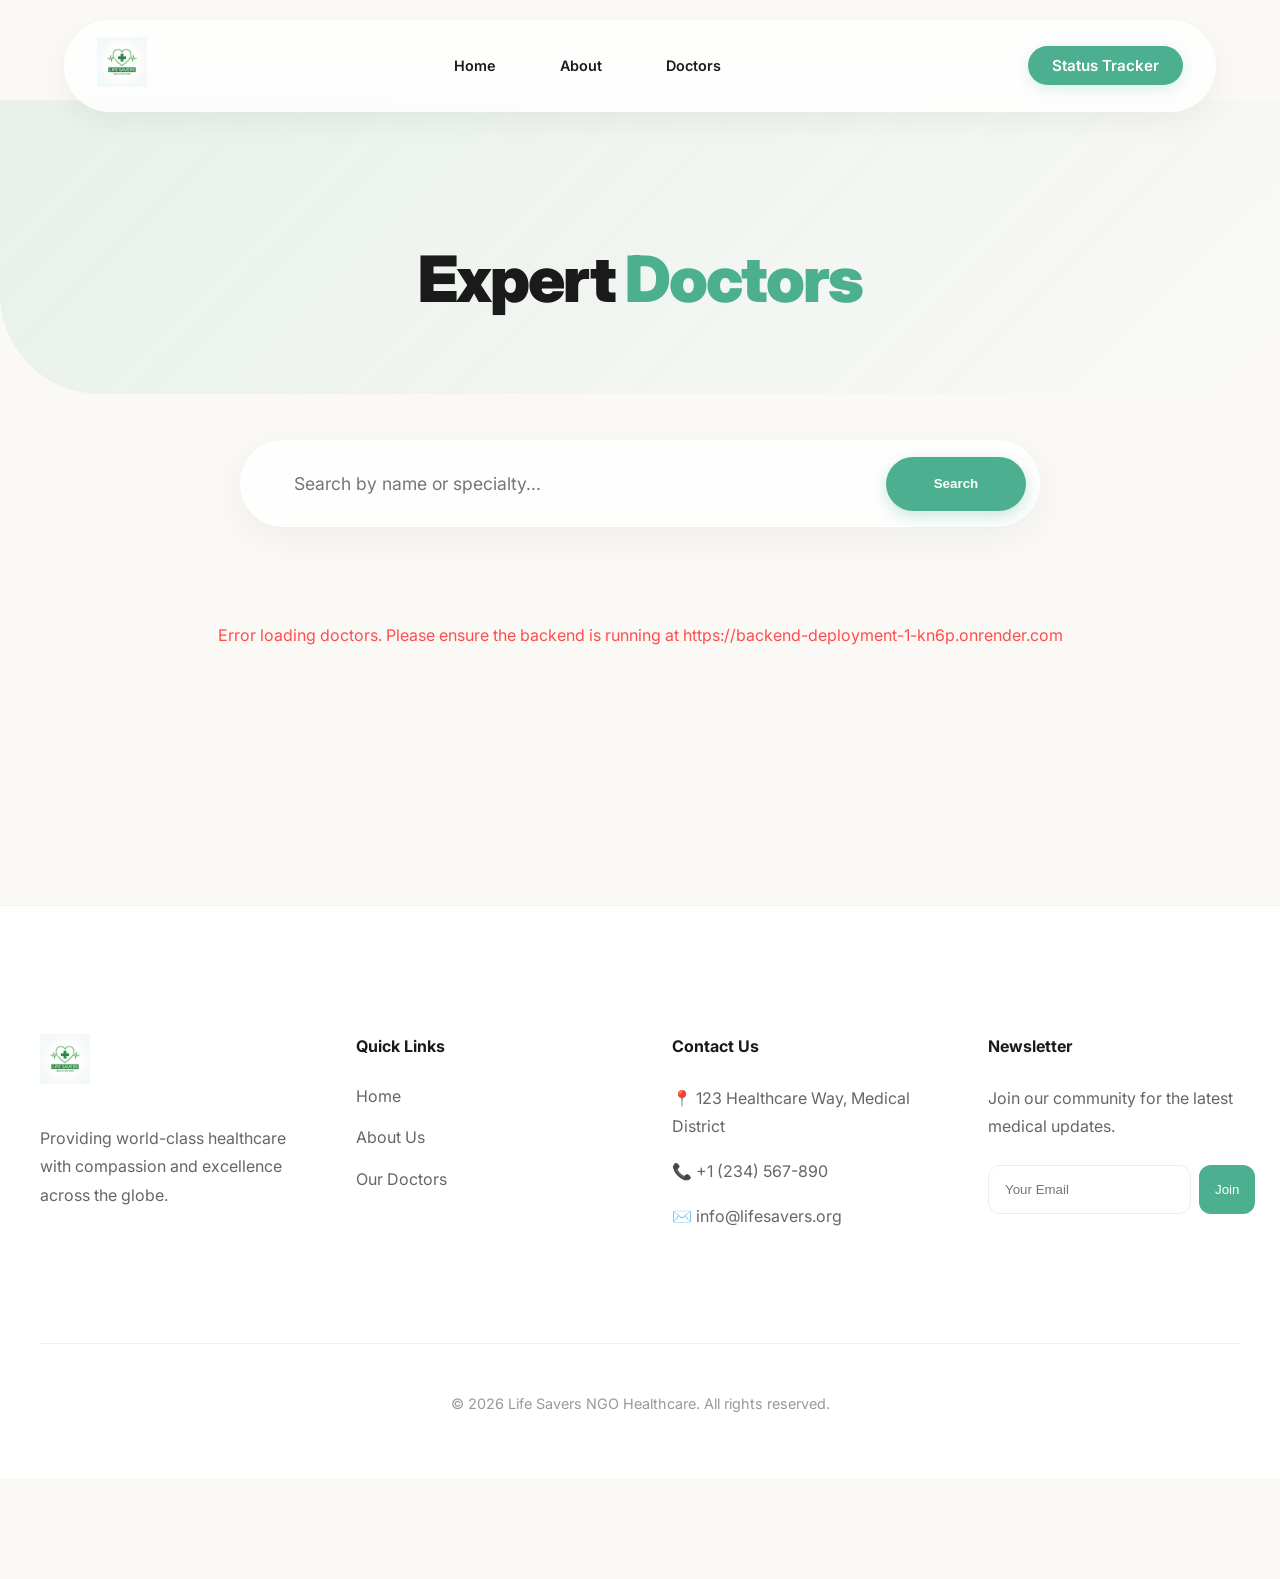
<file: pages/doctors.html>
<!DOCTYPE html>
<html lang="en">

<head>
    <meta charset="UTF-8">
    <meta name="viewport" content="width=device-width, initial-scale=1.0">
    <title>Find Doctors - Life Savers</title>
    <link rel="stylesheet" href="../css/index.css?v=1.0">
    <link rel="stylesheet" href="../css/doctors-page.css?v=1.0">
    <link rel="preconnect" href="https://fonts.googleapis.com">
    <link rel="preconnect" href="https://fonts.gstatic.com" crossorigin>
    <link href="https://fonts.googleapis.com/css2?family=Inter:wght@400;500;600;700;800&display=swap" rel="stylesheet">
    <link href="https://unpkg.com/aos@2.3.1/dist/aos.css" rel="stylesheet">
    <style>
        body {
            background-color: var(--cream);
            padding-top: 100px;
            /* Offset for floating header */
        }

        .hero-section {
            background: linear-gradient(135deg, rgba(76, 175, 143, 0.1), rgba(255, 255, 255, 0));
            padding: 8rem 2rem 4rem;
            text-align: center;
            border-radius: 0 0 100px 100px;
            margin-bottom: -50px;
        }

        .hero-section h1 {
            font-size: 4rem;
            font-weight: 900;
            color: var(--dark-text);
            letter-spacing: -2px;
        }

        .hero-section span {
            color: var(--accent-green);
        }
    </style>
</head>

<body>
    <header>
        <nav>
            <ul>
                <li class="logo">
                    <img src="../assets/logo.png" alt="Life Savers Logo" />
                </li>
                <li class="navbar">
                    <ul>
                        <li><a href="./patient_home_page.html">Home</a></li>
                        <li><a href="./about.html">About</a></li>
                        <li><a href="./doctors.html" class="active">Doctors</a></li>
                    </ul>
                </li>
                <li class="head"><a href="./status-tracker.html">Status Tracker</a></li>
            </ul>
        </nav>
    </header>

    <main>
        <section class="hero-section" data-aos="zoom-out">
            <h1>Expert <span>Doctors</span></h1>
        </section>

        <!-- Search and Filter (UI Only) -->
        <div class="search-container" data-aos="fade-up" data-aos-delay="200">
            <input type="text" id="searchInput" placeholder="Search by name or specialty...">
            <button id="searchBtn">Search</button>
        </div>

        <section class="doctors-grid">
            <!-- Doctors will be loaded dynamically from database -->
            <p id="loadingMessage" style="text-align: center; color: #888; padding: 2rem; grid-column: 1/-1;">
                Loading doctors...
            </p>
        </section>
    </main>

    <!-- Detailed Footer -->
    <footer data-aos="fade-up">
        <div class="footer-container">
            <div class="footer-column">
                <img src="../assets/logo.png" alt="Logo">
                <p>Providing world-class healthcare with compassion and excellence across the globe.</p>
            </div>
            <div class="footer-column">
                <h4>Quick Links</h4>
                <ul class="footer-links">
                    <li><a href="./patient_home_page.html">Home</a></li>
                    <li><a href="./about.html">About Us</a></li>
                    <li><a href="./doctors.html">Our Doctors</a></li>
                </ul>
            </div>
            <div class="footer-column footer-info">
                <h4>Contact Us</h4>
                <p>📍 123 Healthcare Way, Medical District</p>
                <p>📞 +1 (234) 567-890</p>
                <p>✉️ info@lifesavers.org</p>
            </div>
            <div class="footer-column footer-newsletter">
                <h4>Newsletter</h4>
                <p>Join our community for the latest medical updates.</p>
                <div class="footer-newsletter-input">
                    <input type="text" placeholder="Your Email">
                    <button>Join</button>
                </div>
            </div>
        </div>
        <div class="footer-bottom">
            © 2026 Life Savers NGO Healthcare. All rights reserved.
        </div>
    </footer>

    <script>
        document.addEventListener("DOMContentLoaded", () => {
            const header = document.querySelector('header');
            window.addEventListener('scroll', () => {
                if (window.scrollY > 50) {
                    header.classList.add('scrolled');
                } else {
                    header.classList.remove('scrolled');
                }
            });

            // Initialize AOS
            AOS.init({
                duration: 1000,
                easing: 'ease-in-out',
                once: true
            });
        });
    </script>
    <script src="https://unpkg.com/aos@2.3.1/dist/aos.js"></script>
    <script type="module" src="../js/doctors.js"></script>
</body>

</html>
</file>
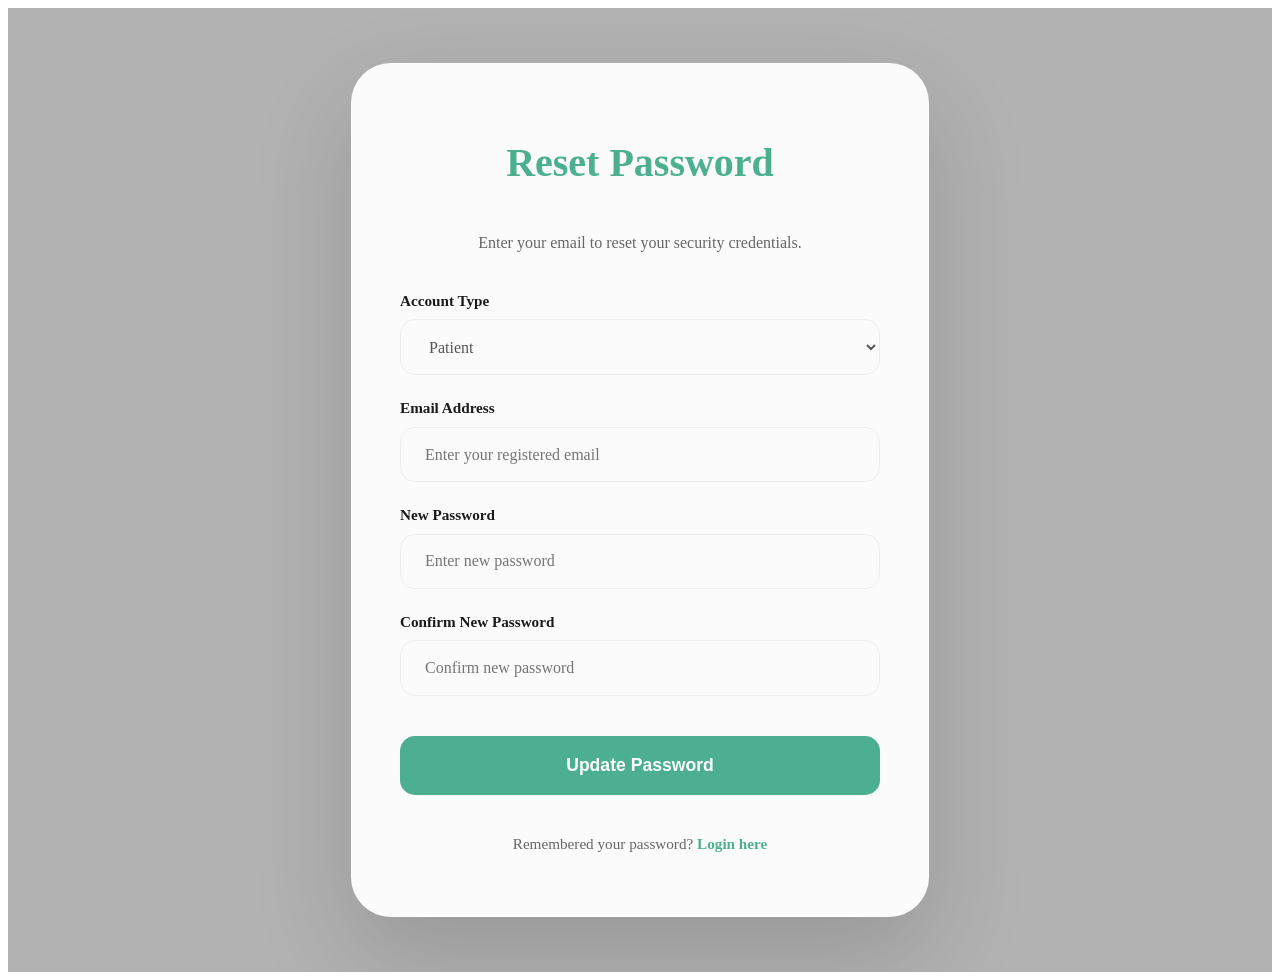
<file: pages/forgot-password.html>
<!DOCTYPE html>
<html lang="en">

<head>
    <meta charset="UTF-8">
    <meta name="viewport" content="width=device-width, initial-scale=1.0">
    <title>Reset Password - Life Savers</title>
    <link rel="stylesheet" href="../css/login.css">
    <link rel="preconnect" href="https://fonts.googleapis.com">
    <link rel="preconnect" href="https://fonts.gstatic.com" crossorigin>
    <link href="https://fonts.googleapis.com/css2?family=Inter:wght@400;500;600;700;800&display=swap" rel="stylesheet">
    <link href="https://unpkg.com/aos@2.3.1/dist/aos.css" rel="stylesheet">
</head>

<body>
    <div class="video-background">
        <video autoplay muted loop playsinline id="bg-video">
            <source
                src="https://assets.mixkit.co/videos/preview/mixkit-medical-professional-working-in-a-modern-laboratory-40656-large.mp4"
                type="video/mp4">
        </video>
    </div>
    <main class="login-container">
        <div class="login-card" data-aos="zoom-in">
            <h1 class="login-title">Reset Password</h1>
            <p style="text-align: center; color: #666; margin-bottom: 1rem;">Enter your email to reset your security
                credentials.</p>

            <form class="login-form" id="resetForm">
                <div class="form-group">
                    <label>Account Type</label>
                    <select id="role" class="form-control" required>
                        <option value="patient">Patient</option>
                        <option value="doctor">Doctor</option>
                        <option value="admin">Admin</option>
                    </select>
                </div>

                <div class="form-group">
                    <label>Email Address</label>
                    <input type="email" id="email" placeholder="Enter your registered email" required>
                </div>

                <div class="form-group">
                    <label>New Password</label>
                    <input type="password" id="new_password" placeholder="Enter new password" required>
                </div>

                <div class="form-group">
                    <label>Confirm New Password</label>
                    <input type="password" id="confirm_password" placeholder="Confirm new password" required>
                </div>

                <button type="submit" class="login-btn">Update Password</button>

                <p class="register-link">Remembered your password? <a href="../index.html">Login here</a></p>
            </form>
        </div>
    </main>

    <script src="https://unpkg.com/aos@2.3.1/dist/aos.js"></script>
    <script>
        document.addEventListener("DOMContentLoaded", () => {
            AOS.init({ duration: 1000, easing: 'ease-in-out', once: true });

            const resetForm = document.getElementById("resetForm");
            resetForm.addEventListener("submit", async (e) => {
                e.preventDefault();

                const role = document.getElementById("role").value;
                const email = document.getElementById("email").value;
                const newPassword = document.getElementById("new_password").value;
                const confirmPassword = document.getElementById("confirm_password").value;

                if (newPassword !== confirmPassword) {
                    alert("Passwords do not match!");
                    return;
                }

                try {
                    const response = await fetch('http://127.0.0.1:8081/api/auth/reset-password', {
                        method: 'POST',
                        headers: { 'Content-Type': 'application/json' },
                        body: JSON.stringify({
                            email: email,
                            role: role,
                            new_password: newPassword
                        })
                    });

                    if (response.ok) {
                        alert("Password updated successfully! You can now login with your new password.");
                        window.location.href = '../index.html';
                    } else {
                        const error = await response.json();
                        alert("Error: " + (error.detail || "Failed to reset password"));
                    }
                } catch (err) {
                    console.error("Reset Error:", err);
                    alert("Backend connection failed.");
                }
            });
        });
    </script>
</body>

</html>
</file>
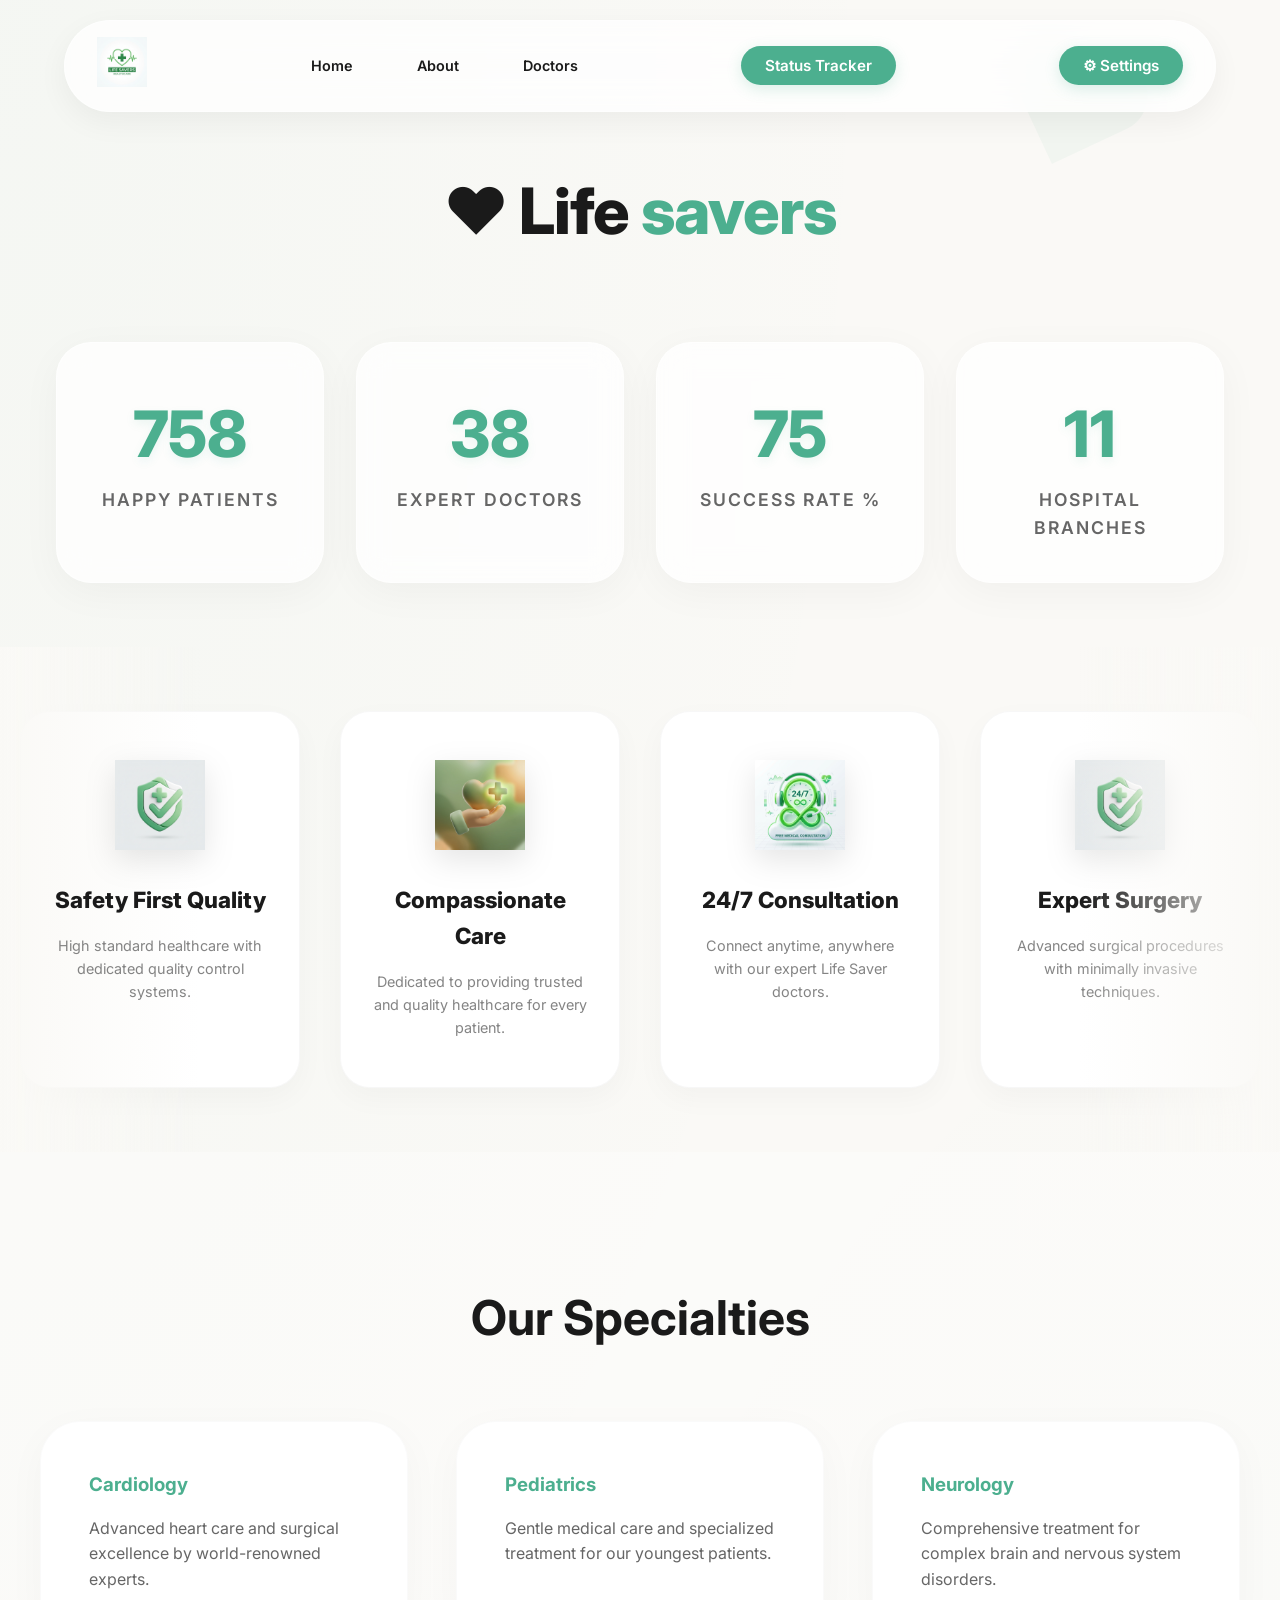
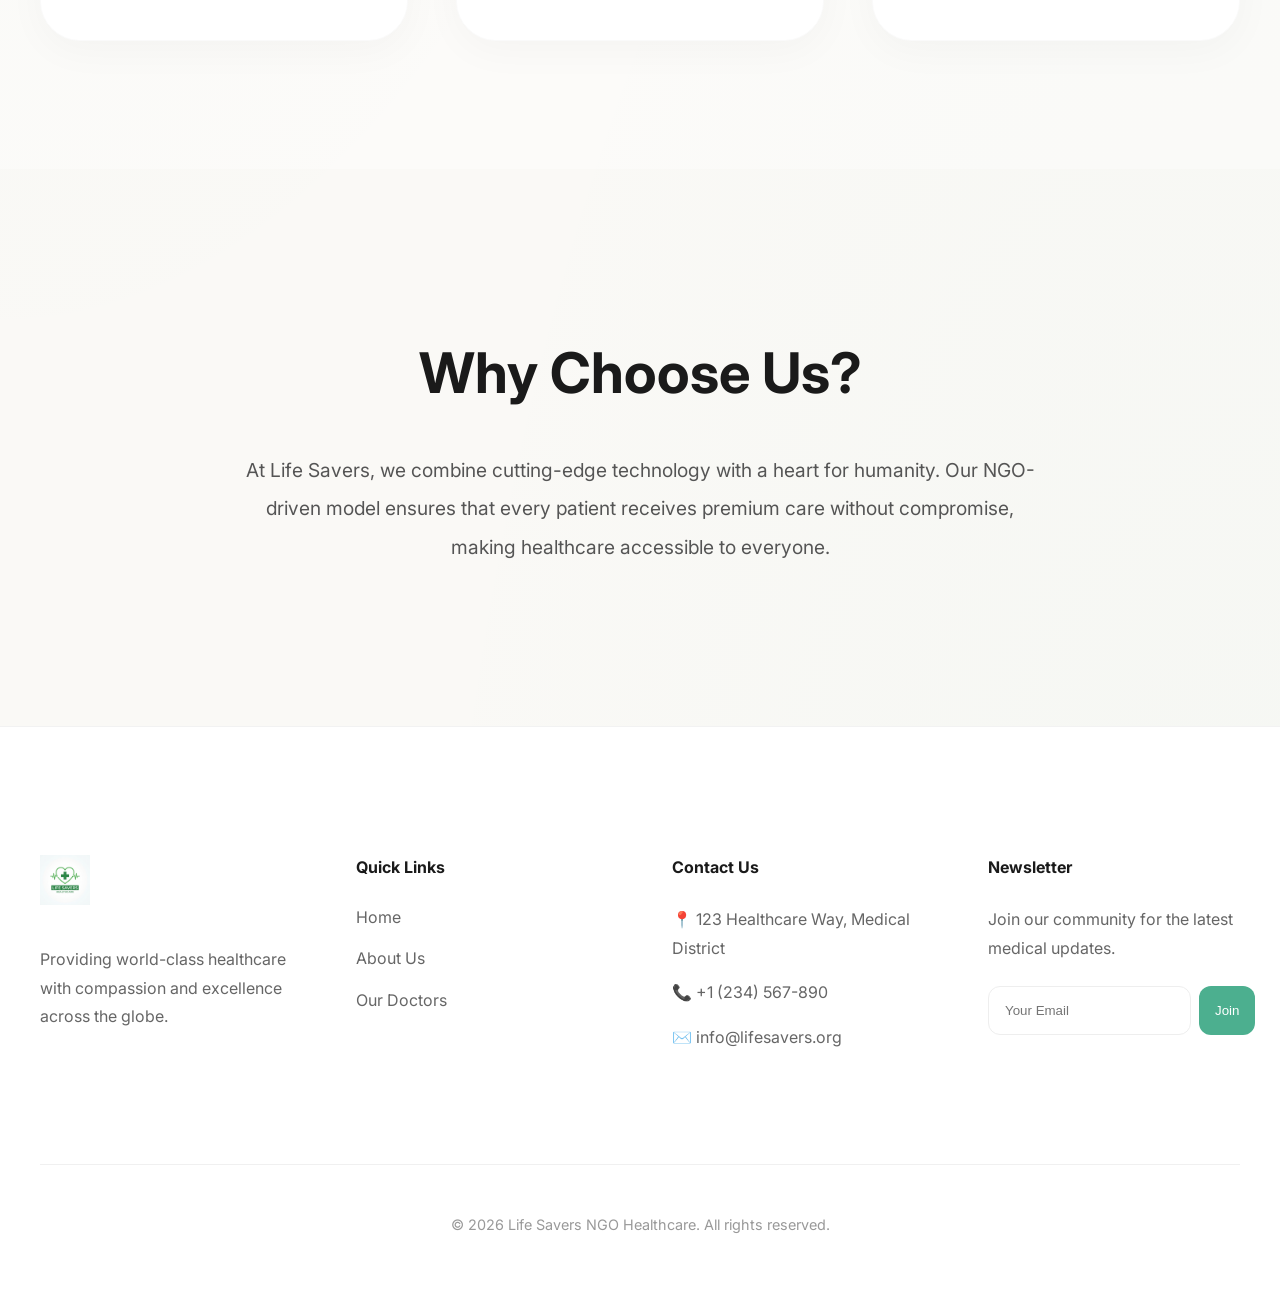
<file: pages/patient_home_page.html>
<!DOCTYPE html>
<html lang="en">

<head>
  <meta charset="UTF-8">
  <meta name="viewport" content="width=device-width, initial-scale=1.0">
  <title>Life Savers - Trusted Healthcare</title>
  <link rel="stylesheet" href="../css/patient_home_page.css">
  <link rel="preconnect" href="https://fonts.googleapis.com">
  <link rel="preconnect" href="https://fonts.gstatic.com" crossorigin>
  <link href="https://fonts.googleapis.com/css2?family=Inter:wght@400;500;600;700;800&display=swap" rel="stylesheet">
  <link href="https://unpkg.com/aos@2.3.1/dist/aos.css" rel="stylesheet">
</head>

<body>
  <header>
    <nav>
      <ul>
        <li class="logo">
          <img src="../assets/logo.png" alt="Life Savers Logo" />
        </li>
        <li class="navbar">
          <ul>
            <li><a href="patient_home_page.html">Home</a></li>
            <li><a href="about.html">About</a></li>
            <li><a href="doctors.html">Doctors</a></li>
          </ul>
        </li>
        <li class="head"><a href="status-tracker.html">Status Tracker</a></li>
        <li class="head dropdown" style="position: relative; margin-left: 15px;">
          <a href="#" id="settingsBtn">⚙ Settings</a>
          <ul id="settingsMenu" style="display: none; position: absolute; top: 110%; right: 0; background-color: #fff; box-shadow: 0px 4px 12px rgba(0,0,0,0.15); border-radius: 8px; list-style: none; padding: 10px; min-width: 120px; z-index: 1000;">
            <li><a href="#" id="logoutBtn" style="color: #e74c3c; text-decoration: none; font-weight: bold; display: block; padding: 5px 10px;">Log Out</a></li>
          </ul>
        </li>
      </ul>
    </nav>
  </header>

  <main>
    <section class="hero-section">
      <h1>❤ Life <span>savers</span></h1>
    </section>

    <section class="stats-container">
      <div class="stat-item">
        <span class="stat-number" id="patientCount">1</span>
        <span class="stat-label">Happy Patients</span>
      </div>
      <div class="stat-item">
        <span class="stat-number" id="doctorCount">1</span>
        <span class="stat-label">Expert Doctors</span>
      </div>
      <div class="stat-item">
        <span class="stat-number" id="successRate">1</span>
        <span class="stat-label">Success Rate %</span>
      </div>
      <div class="stat-item">
        <span class="stat-number" id="branchCount">1</span>
        <span class="stat-label">Hospital Branches</span>
      </div>
    </section>

    <!-- Dynamic Card Section -->
    <section class="slider-wrapper" data-aos="fade-up">
      <div class="doctors-track">
        <!-- Original Cards -->
        <div class="doctor-card">
          <img src="../assets/quality.png" alt="Safety and Quality" />
          <div>
            <h2>Safety First Quality</h2>
            <p class="letter">High standard healthcare with dedicated quality control systems.</p>
          </div>
        </div>
        <!-- ... (cards continued) ... -->

        <div class="doctor-card">
          <img src="../assets/care.png" alt="Compassionate Care" />
          <div>
            <h2>Compassionate Care</h2>
            <p class="letter">Dedicated to providing trusted and quality healthcare for every patient.</p>
          </div>
        </div>

        <div class="doctor-card">
          <img src="../assets/consultation.png" alt="24/7 Consultation" />
          <div>
            <h2>24/7 Consultation</h2>
            <p class="letter">Connect anytime, anywhere with our expert Life Saver doctors.</p>
          </div>
        </div>

        <div class="doctor-card">
          <img src="../assets/quality.png" alt="Expert Surgery" />
          <div>
            <h2>Expert Surgery</h2>
            <p class="letter">Advanced surgical procedures with minimally invasive techniques.</p>
          </div>
        </div>

        <div class="doctor-card">
          <img src="../assets/care.png" alt="Pediatric Care" />
          <div>
            <h2>Pediatric Care</h2>
            <p class="letter">Specialized healthcare for children and infants with gentle touch.</p>
          </div>
        </div>

        <div class="doctor-card">
          <img src="../assets/consultation.png" alt="Modern Diagnostics" />
          <div>
            <h2>Modern Diagnostics</h2>
            <p class="letter">State-of-the-art laboratory and imaging services for accurate results.</p>
          </div>
        </div>

        <!-- Duplicate Cards for Infinite Loop -->
        <div class="doctor-card">
          <img src="../assets/quality.png" alt="Safety and Quality" />
          <div>
            <h2>Safety First Quality</h2>
            <p class="letter">High standard healthcare with dedicated quality control systems.</p>
          </div>
        </div>

        <div class="doctor-card">
          <img src="../assets/care.png" alt="Compassionate Care" />
          <div>
            <h2>Compassionate Care</h2>
            <p class="letter">Dedicated to providing trusted and quality healthcare for every patient.</p>
          </div>
        </div>

        <div class="doctor-card">
          <img src="../assets/consultation.png" alt="24/7 Consultation" />
          <div>
            <h2>24/7 Consultation</h2>
            <p class="letter">Connect anytime, anywhere with our expert Life Saver doctors.</p>
          </div>
        </div>

        <div class="doctor-card">
          <img src="../assets/quality.png" alt="Expert Surgery" />
          <div>
            <h2>Expert Surgery</h2>
            <p class="letter">Advanced surgical procedures with minimally invasive techniques.</p>
          </div>
        </div>

        <div class="doctor-card">
          <img src="../assets/care.png" alt="Pediatric Care" />
          <div>
            <h2>Pediatric Care</h2>
            <p class="letter">Specialized healthcare for children and infants with gentle touch.</p>
          </div>
        </div>

        <div class="doctor-card">
          <img src="../assets/consultation.png" alt="Modern Diagnostics" />
          <div>
            <h2>Modern Diagnostics</h2>
            <p class="letter">State-of-the-art laboratory and imaging services for accurate results.</p>
          </div>
        </div>
      </div>
    </section>
    <!-- Services Section -->
    <section class="services-section" data-aos="fade-up">
      <div style="max-width: 1200px; margin: 0 auto;">
        <h2 class="services-title">Our <span>Specialties</span></h2>
        <div class="services-grid">
          <div class="service-box" data-aos="zoom-in" data-aos-delay="100">
            <h3>Cardiology</h3>
            <p>Advanced heart care and surgical excellence by world-renowned experts.</p>
          </div>
          <div class="service-box" data-aos="zoom-in" data-aos-delay="200">
            <h3>Pediatrics</h3>
            <p>Gentle medical care and specialized treatment for our youngest patients.</p>
          </div>
          <div class="service-box" data-aos="zoom-in" data-aos-delay="300">
            <h3>Neurology</h3>
            <p>Comprehensive treatment for complex brain and nervous system disorders.</p>
          </div>
        </div>
      </div>
    </section>

    <!-- Why Choose Us -->
    <section class="why-choose-us" data-aos="fade-up">
      <h2>Why <span>Choose Us?</span></h2>
      <p>
        At Life Savers, we combine cutting-edge technology with a heart for humanity. Our NGO-driven model ensures that
        every patient receives premium care without compromise, making healthcare accessible to everyone.
      </p>
    </section>
  </main>

  <!-- Detailed Footer -->
  <footer data-aos="fade-up">
    <div class="footer-container">
      <div class="footer-column">
        <img src="../assets/logo.png" alt="Logo">
        <p>Providing world-class healthcare with compassion and excellence across the globe.</p>
      </div>
      <div class="footer-column">
        <h4>Quick Links</h4>
        <ul class="footer-links">
          <li><a href="./patient_home_page.html">Home</a></li>
          <li><a href="./about.html">About Us</a></li>
          <li><a href="./doctors.html">Our Doctors</a></li>
        </ul>
      </div>
      <div class="footer-column footer-info">
        <h4>Contact Us</h4>
        <p>📍 123 Healthcare Way, Medical District</p>
        <p>📞 +1 (234) 567-890</p>
        <p>✉️ info@lifesavers.org</p>
      </div>
      <div class="footer-column footer-newsletter">
        <h4>Newsletter</h4>
        <p>Join our community for the latest medical updates.</p>
        <div class="footer-newsletter-input">
          <input type="text" placeholder="Your Email">
          <button>Join</button>
        </div>
      </div>
    </div>
    <div class="footer-bottom">
      © 2026 Life Savers NGO Healthcare. All rights reserved.
    </div>
  </footer>

  <script src="https://unpkg.com/aos@2.3.1/dist/aos.js"></script>
  <script>
    function animateCounter(id, start, end, duration) {
      // ... (existing counter code)
      const obj = document.getElementById(id);
      let startTimestamp = null;
      const step = (timestamp) => {
        if (!startTimestamp) startTimestamp = timestamp;
        const progress = Math.min((timestamp - startTimestamp) / duration, 1);
        obj.innerText = Math.floor(progress * (end - start) + start);
        if (progress < 1) {
          window.requestAnimationFrame(step);
        }
      };
      window.requestAnimationFrame(step);
    }

    document.addEventListener("DOMContentLoaded", () => {
      const settingsBtn = document.getElementById('settingsBtn');
      const settingsMenu = document.getElementById('settingsMenu');
      const logoutBtn = document.getElementById('logoutBtn');

      if (settingsBtn && settingsMenu) {
        settingsBtn.addEventListener('click', (e) => {
          e.preventDefault();
          settingsMenu.style.display = settingsMenu.style.display === 'none' ? 'block' : 'none';
        });
      }

      if (logoutBtn) {
        logoutBtn.addEventListener('click', (e) => {
          e.preventDefault();
          localStorage.clear();
          window.location.href = '../index.html';
        });
      }

      animateCounter("patientCount", 1, 1000, 2000);
      animateCounter("doctorCount", 1, 50, 2000);
      animateCounter("successRate", 1, 99, 2000);
      animateCounter("branchCount", 1, 15, 2000);

      // Navbar Scroll Effect
      const header = document.querySelector('header');
      window.addEventListener('scroll', () => {
        if (window.scrollY > 50) {
          header.classList.add('scrolled');
        } else {
          header.classList.remove('scrolled');
        }
      });

      // Initialize AOS
      AOS.init({
        duration: 1000,
        easing: 'ease-in-out',
        once: true,
        mirror: false
      });
    });
  </script>
</body>

</html>
</file>
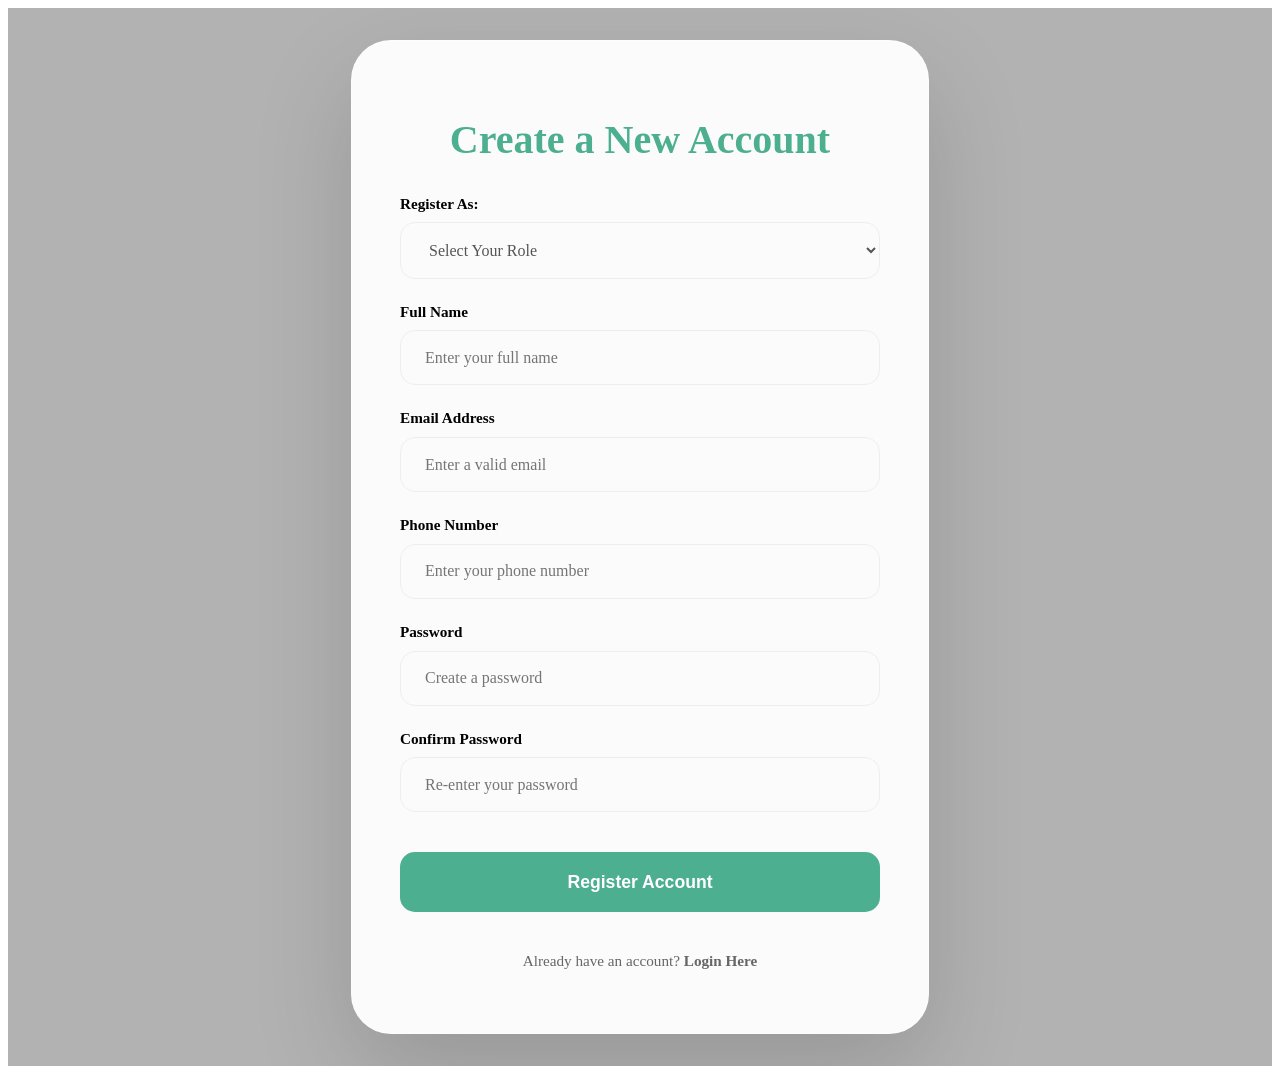
<file: pages/register.html>
<!DOCTYPE html>
<html lang="en">

<head>
    <meta charset="UTF-8">
    <meta name="viewport" content="width=device-width, initial-scale=1.0">
    <title>Create a New Account - Life Savers</title>

    <link rel="stylesheet" href="../css/register.css">
    <link rel="preconnect" href="https://fonts.googleapis.com">
    <link rel="preconnect" href="https://fonts.gstatic.com" crossorigin>
    <link href="https://fonts.googleapis.com/css2?family=Inter:wght@400;500;600;700;800&display=swap" rel="stylesheet">
    <link href="https://unpkg.com/aos@2.3.1/dist/aos.css" rel="stylesheet">
</head>

<body>
    <div class="video-background">
        <video autoplay muted loop playsinline id="bg-video">
            <source
                src="https://assets.mixkit.co/videos/preview/mixkit-medical-professional-working-in-a-modern-laboratory-40656-large.mp4"
                type="video/mp4">
        </video>
    </div>
    <header>
    </header>

    <main class="register-container">
        <div class="register-card" data-aos="zoom-in">
            <h1 class="register-title">Create a New Account</h1>

            <form class="register-form" id="registerForm">
                <div class="form-group">
                    <label>Register As:</label>
                    <select id="role-select" required>
                        <option value="" disabled selected>Select Your Role</option>
                        <option value="patient">Patient</option>
                        <option value="doctor">Doctor</option>
                        <option value="admin">Admin</option>
                    </select>
                </div>

                <!-- Dynamic Doctor Specific Fields -->
                <div id="doctor-only-field" class="form-group" style="display: none; flex-direction: column; gap: 15px;">
                    <div>
                        <label>Specialization</label>
                        <input type="text" id="specialization" placeholder="Enter your specialization (e.g. Cardiologist)">
                    </div>
                    <div>
                        <label>Profile Image</label>
                        <input type="file" id="profile_picture" accept="image/*" title="Upload Doctor Profile Photo">
                    </div>
                </div>

                <div class="form-group">
                    <label>Full Name</label>
                    <input type="text" id="name" placeholder="Enter your full name" required>
                </div>

                <div class="form-group">
                    <label>Email Address</label>
                    <input type="email" id="email" placeholder="Enter a valid email" required>
                </div>

                <div class="form-group">
                    <label>Phone Number</label>
                    <input type="tel" id="phone_number" placeholder="Enter your phone number" required>
                </div>

                <div class="form-group">
                    <label>Password</label>
                    <input type="password" id="password" placeholder="Create a password" required>
                </div>

                <div class="form-group">
                    <label>Confirm Password</label>
                    <input type="password" id="confirm_password" placeholder="Re-enter your password" required>
                </div>

                <button type="submit" class="register-btn">Register Account</button>

                <p class="login-link">Already have an account? <a href="../index.html">Login Here</a></p>
            </form>
        </div>
    </main>

    <script src="https://unpkg.com/aos@2.3.1/dist/aos.js"></script>
    <script type="module" src="../js/register.js"></script>
    <script>
        document.addEventListener("DOMContentLoaded", () => {
            const roleSelect = document.getElementById('role-select');
            const doctorField = document.getElementById('doctor-only-field');

            // Dynamic Role Field Logic
            roleSelect.addEventListener('change', () => {
                if (roleSelect.value === 'doctor') {
                    doctorField.style.display = 'flex';
                } else {
                    doctorField.style.display = 'none';
                }
            });

            AOS.init({
                duration: 1000,
                easing: 'ease-in-out',
                once: true
            });
        });
    </script>
</body>

</html>
</file>
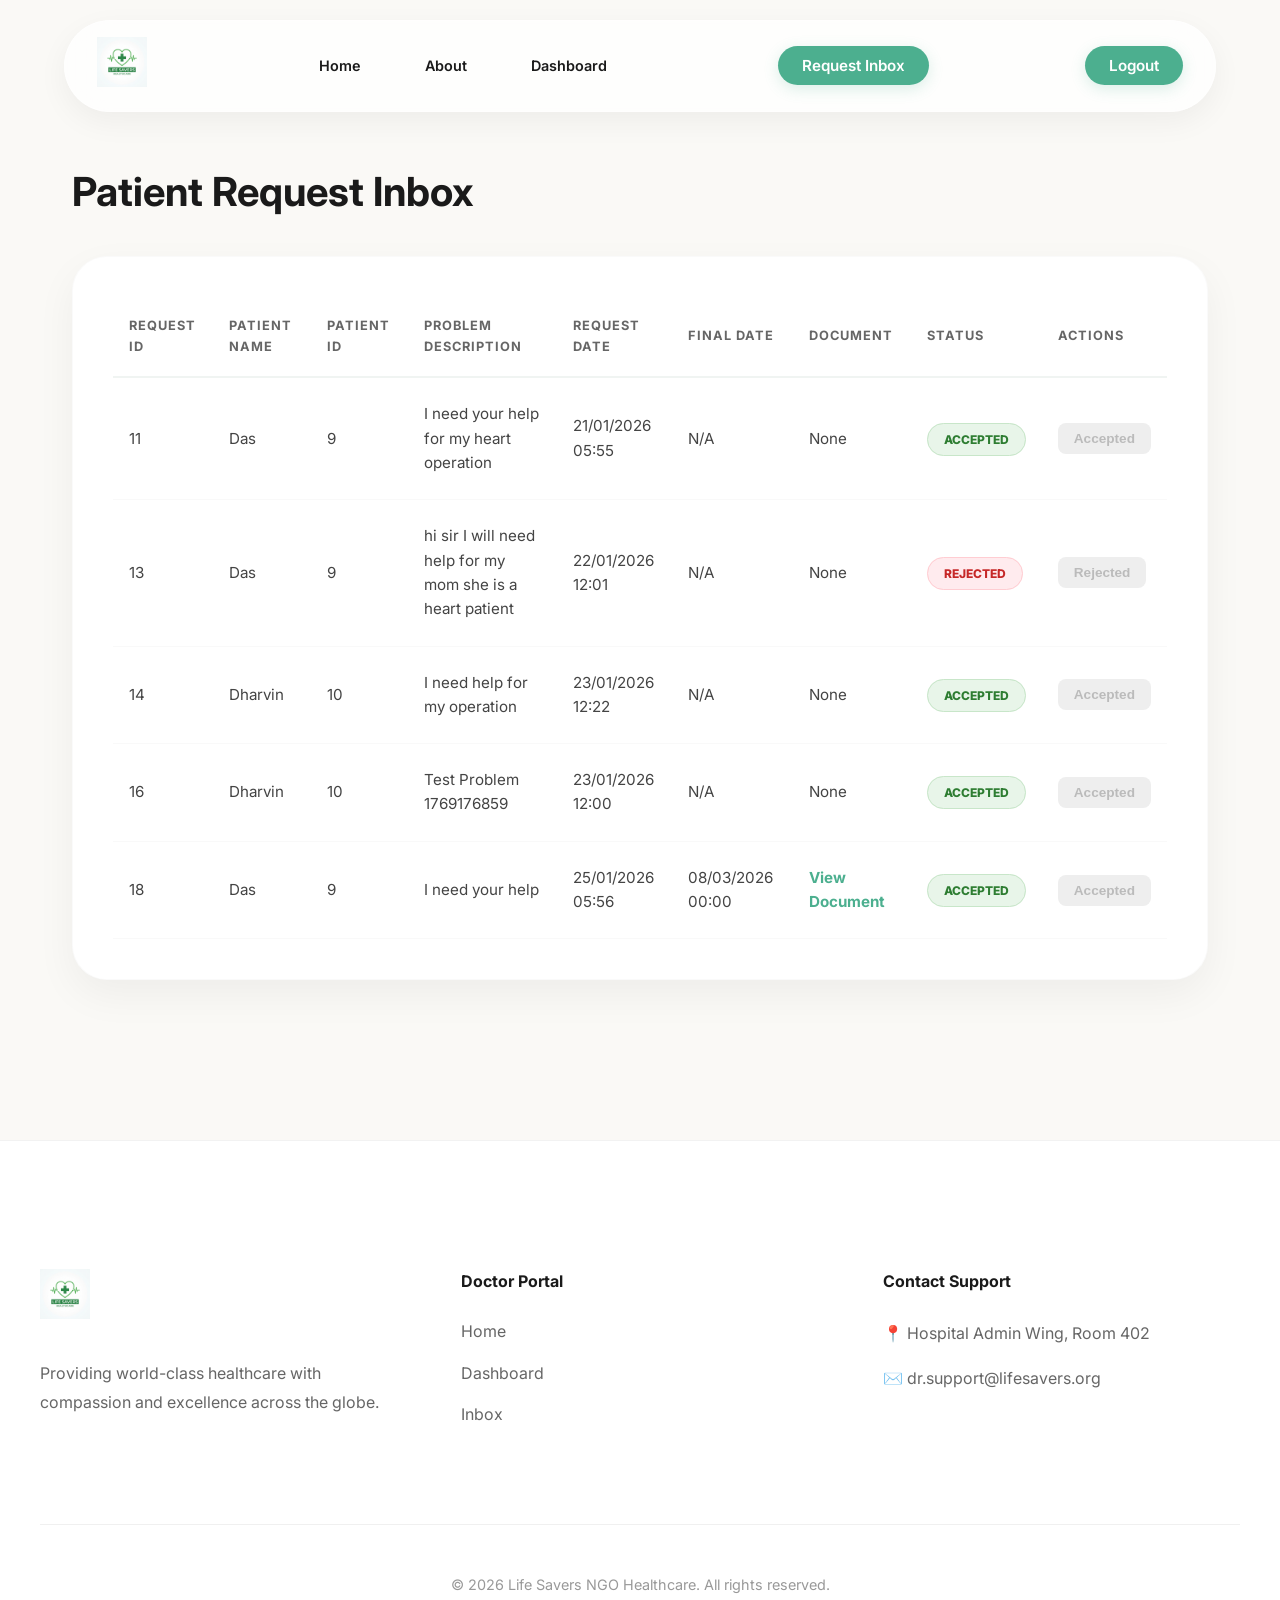
<file: pages/request-inbox.html>
<!DOCTYPE html>
<html lang="en">

<head>
    <meta charset="UTF-8">
    <meta name="viewport" content="width=device-width, initial-scale=1.0">
    <title>Request Inbox - Life Savers</title>
    <link rel="stylesheet" href="../css/index.css?v=1.0">
    <link rel="stylesheet" href="../css/doctor.css?v=1.0">
    <link rel="preconnect" href="https://fonts.googleapis.com">
    <link rel="preconnect" href="https://fonts.gstatic.com" crossorigin>
    <link href="https://fonts.googleapis.com/css2?family=Inter:wght@400;500;600;700;800&display=swap" rel="stylesheet">
    <link href="https://unpkg.com/aos@2.3.1/dist/aos.css" rel="stylesheet">
</head>

<body>
    <header>
        <nav>
            <ul>
                <li class="logo">
                    <img src="../assets/logo.png" alt="Life Savers Logo" />
                </li>
                <li class="navbar">
                    <ul>
                        <li><a href="./doctor-home.html">Home</a></li>
                        <li><a href="./about-doctor.html">About</a></li>
                        <li><a href="./dashboard.html">Dashboard</a></li>
                    </ul>
                </li>
                <li class="head"><a href="./request-inbox.html">Request Inbox</a></li>
                <li class="head"><a href="../index.html">Logout</a></li>
            </ul>
        </nav>
    </header>

    <main class="doctor-container">
        <h1 class="doctor-hero" data-aos="fade-down" style="font-size: 2.5rem; text-align: left; margin-bottom: 2rem;">
            Patient <span>Request Inbox</span></h1>

        <div class="inbox-card" data-aos="fade-up">
            <table class="doctor-table">
                <thead>
                    <tr>
                        <th>Request ID</th>
                        <th>Patient Name</th>
                        <th>Patient ID</th>
                        <th>Problem Description</th>
                        <th>Request Date</th>
                        <th>Final Date</th>
                        <th>Document</th>
                        <th>Status</th>
                        <th>Actions</th>
                    </tr>
                </thead>
                <tbody>
                    <tr>
                        <td>11</td>
                        <td>Das</td>
                        <td>9</td>
                        <td>I need your help for my heart operation</td>
                        <td>21/01/2026 05:55</td>
                        <td>N/A</td>
                        <td>None</td>
                        <td><span class="status-label status-accepted">ACCEPTED</span></td>
                        <td><button class="action-btn" disabled>Accepted</button></td>
                    </tr>
                    <tr>
                        <td>13</td>
                        <td>Das</td>
                        <td>9</td>
                        <td>hi sir I will need help for my mom she is a heart patient</td>
                        <td>22/01/2026 12:01</td>
                        <td>N/A</td>
                        <td>None</td>
                        <td><span class="status-label status-rejected">REJECTED</span></td>
                        <td><button class="action-btn" disabled>Rejected</button></td>
                    </tr>
                    <tr>
                        <td>14</td>
                        <td>Dharvin</td>
                        <td>10</td>
                        <td>I need help for my operation</td>
                        <td>23/01/2026 12:22</td>
                        <td>N/A</td>
                        <td>None</td>
                        <td><span class="status-label status-accepted">ACCEPTED</span></td>
                        <td><button class="action-btn" disabled>Accepted</button></td>
                    </tr>
                    <tr>
                        <td>16</td>
                        <td>Dharvin</td>
                        <td>10</td>
                        <td>Test Problem 1769176859</td>
                        <td>23/01/2026 12:00</td>
                        <td>N/A</td>
                        <td>None</td>
                        <td><span class="status-label status-accepted">ACCEPTED</span></td>
                        <td><button class="action-btn" disabled>Accepted</button></td>
                    </tr>
                    <tr>
                        <td>18</td>
                        <td>Das</td>
                        <td>9</td>
                        <td>I need your help</td>
                        <td>25/01/2026 05:56</td>
                        <td>08/03/2026 00:00</td>
                        <td><a href="#" class="doc-link">View Document</a></td>
                        <td><span class="status-label status-accepted">ACCEPTED</span></td>
                        <td><button class="action-btn" disabled>Accepted</button></td>
                    </tr>
                </tbody>
            </table>
        </div>
    </main>

    <!-- Footer -->
    <footer>
        <div class="footer-container">
            <div class="footer-column">
                <img src="../assets/logo.png" alt="Logo">
                <p>Providing world-class healthcare with compassion and excellence across the globe.</p>
            </div>
            <div class="footer-column">
                <h4>Doctor Portal</h4>
                <ul class="footer-links">
                    <li><a href="./doctor-home.html">Home</a></li>
                    <li><a href="./dashboard.html">Dashboard</a></li>
                    <li><a href="./request-inbox.html">Inbox</a></li>
                </ul>
            </div>
            <div class="footer-column footer-info">
                <h4>Contact Support</h4>
                <p>📍 Hospital Admin Wing, Room 402</p>
                <p>✉️ dr.support@lifesavers.org</p>
            </div>
        </div>
        <div class="footer-bottom">
            © 2026 Life Savers NGO Healthcare. All rights reserved.
        </div>
    </footer>

    <script src="https://unpkg.com/aos@2.3.1/dist/aos.js"></script>
    <script>
        document.addEventListener("DOMContentLoaded", () => {
            const header = document.querySelector('header');
            window.addEventListener('scroll', () => {
                if (window.scrollY > 50) {
                    header.classList.add('scrolled');
                } else {
                    header.classList.remove('scrolled');
                }
            });

            AOS.init({
                duration: 1000,
                easing: 'ease-in-out',
                once: true
            });
        });
    </script>
</body>

</html>
</file>
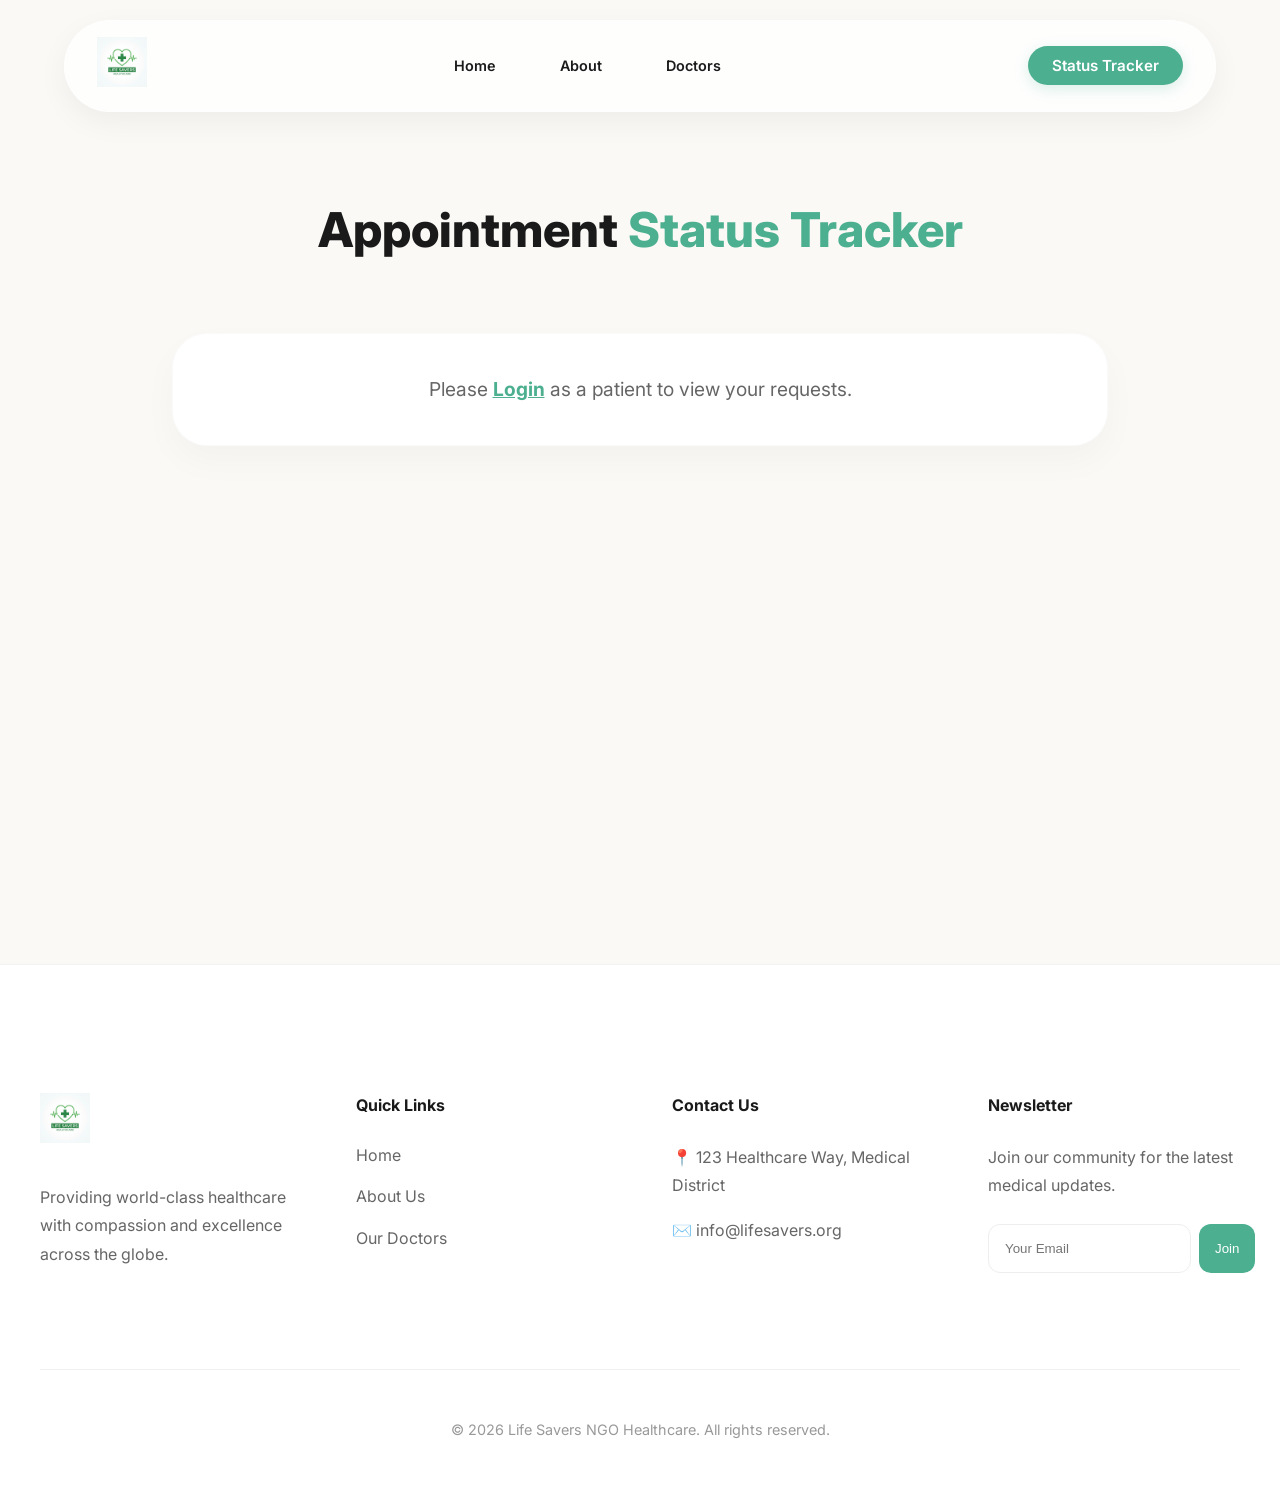
<file: pages/status-tracker.html>
<!DOCTYPE html>
<html lang="en">

<head>
    <meta charset="UTF-8">
    <meta name="viewport" content="width=device-width, initial-scale=1.0">
    <title>Status Tracker - Life Savers</title>
    <link rel="stylesheet" href="../css/index.css?v=1.0">
    <link rel="stylesheet" href="../css/status-tracker.css?v=1.0">
    <link rel="preconnect" href="https://fonts.googleapis.com">
    <link rel="preconnect" href="https://fonts.gstatic.com" crossorigin>
    <link href="https://fonts.googleapis.com/css2?family=Inter:wght@400;500;600;700;800&display=swap" rel="stylesheet">
    <link href="https://unpkg.com/aos@2.3.1/dist/aos.css" rel="stylesheet">
</head>

<body>
    <header>
        <nav>
            <ul>
                <li class="logo">
                    <img src="../assets/logo.png" alt="Life Savers Logo" />
                </li>
                <li class="navbar">
                    <ul>
                        <li><a href="./patient_home_page.html">Home</a></li>
                        <li><a href="./about.html">About</a></li>
                        <li><a href="./doctors.html">Doctors</a></li>
                       
                    </ul>
                </li>
                <li class="head"><a href="./status-tracker.html">Status Tracker</a></li>
            </ul>
        </nav>
    </header>

    <main class="tracker-container">
        <h1 class="tracker-title" data-aos="fade-down">Appointment <span>Status Tracker</span></h1>

        <div class="status-grid" data-aos="fade-up" data-aos-delay="200">
            <!-- Dynamic content will be loaded here -->
        </div>
    </main>

    <!-- Footer -->
    <footer>
        <div class="footer-container">
            <div class="footer-column">
                <img src="../assets/logo.png" alt="Logo">
                <p>Providing world-class healthcare with compassion and excellence across the globe.</p>
            </div>
            <div class="footer-column">
                <h4>Quick Links</h4>
                <ul class="footer-links">
                    <li><a href="./patient_home_page.html">Home</a></li>
                    <li><a href="./about.html">About Us</a></li>
                    <li><a href="./doctors.html">Our Doctors</a></li>
                </ul>
            </div>
            <div class="footer-column footer-info">
                <h4>Contact Us</h4>
                <p>📍 123 Healthcare Way, Medical District</p>
                <p>✉️ info@lifesavers.org</p>
            </div>
            <div class="footer-column footer-newsletter">
                <h4>Newsletter</h4>
                <p>Join our community for the latest medical updates.</p>
                <div class="footer-newsletter-input">
                    <input type="text" placeholder="Your Email">
                    <button>Join</button>
                </div>
            </div>
        </div>
        <div class="footer-bottom">
            © 2026 Life Savers NGO Healthcare. All rights reserved.
        </div>
    </footer>

    <script src="https://unpkg.com/aos@2.3.1/dist/aos.js"></script>
    <script type="module" src="../js/status-tracker.js"></script>
    <script>
        document.addEventListener("DOMContentLoaded", () => {
            const header = document.querySelector('header');
            window.addEventListener('scroll', () => {
                if (window.scrollY > 50) {
                    header.classList.add('scrolled');
                } else {
                    header.classList.remove('scrolled');
                }
            });

            AOS.init({
                duration: 1000,
                easing: 'ease-in-out',
                once: true
            });
        });
    </script>
</body>

</html>
</file>
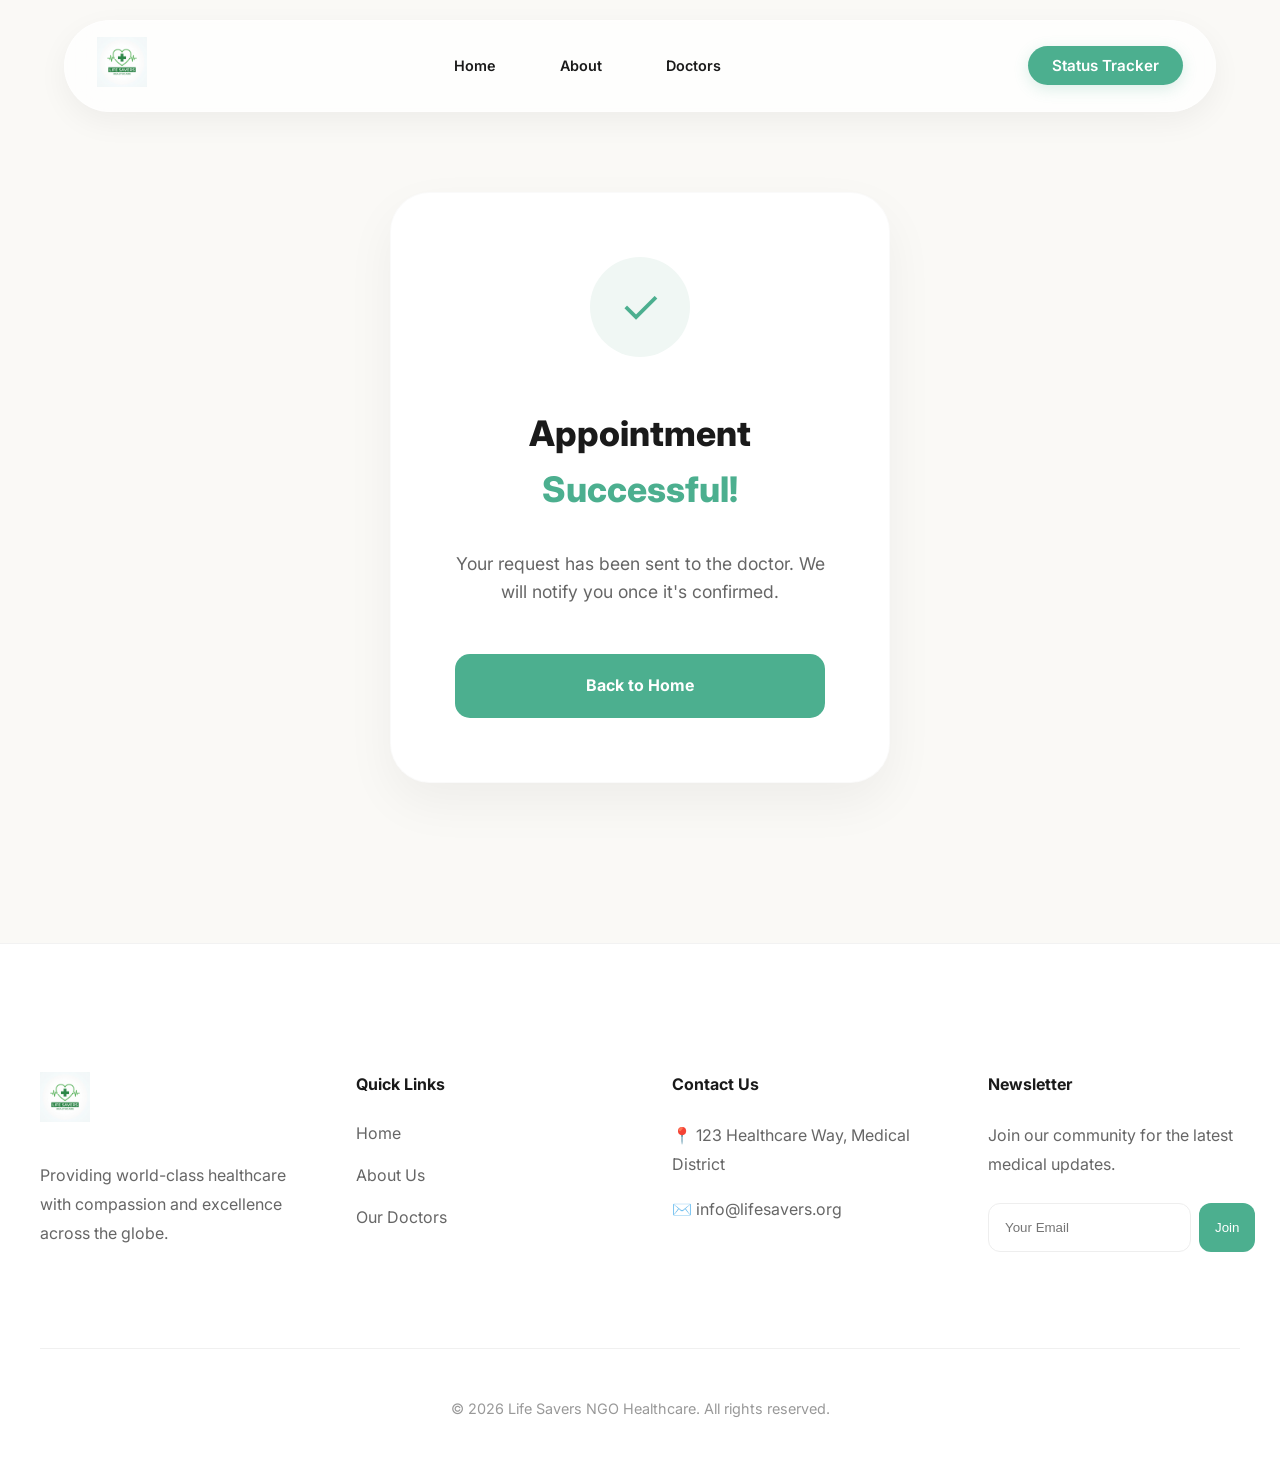
<file: pages/success.html>
<!DOCTYPE html>
<html lang="en">

<head>
    <meta charset="UTF-8">
    <meta name="viewport" content="width=device-width, initial-scale=1.0">
    <title>Appointment Successful - Life Savers</title>
    <link rel="stylesheet" href="../css/index.css?v=1.0">
    <link rel="stylesheet" href="../css/success.css?v=1.0">
    <link rel="preconnect" href="https://fonts.googleapis.com">
    <link rel="preconnect" href="https://fonts.gstatic.com" crossorigin>
    <link href="https://fonts.googleapis.com/css2?family=Inter:wght@400;500;600;700;800&display=swap" rel="stylesheet">
    <link href="https://unpkg.com/aos@2.3.1/dist/aos.css" rel="stylesheet">
</head>

<body>
    <header>
        <nav>
            <ul>
                <li class="logo">
                    <img src="../assets/logo.png" alt="Life Savers Logo" />
                </li>
                <li class="navbar">
                    <ul>
                        <li><a href="./patient_home_page.html">Home</a></li>
                        <li><a href="./about.html">About</a></li>
                        <li><a href="./doctors.html">Doctors</a></li>
                        
                    </ul>
                </li>
                <li class="head"><a href="status-tracker.html">Status Tracker</a></li>
            </ul>
        </nav>
    </header>

    <main class="success-container">
        <div class="success-card" data-aos="zoom-in">
            <div class="success-icon">
                ✓
            </div>
            <h1>Appointment <span>Successful!</span></h1>
            <p>Your request has been sent to the doctor. We will notify you once it's confirmed.</p>

            <div class="success-actions">
                <a href="./patient_home_page.html" class="btn-home">Back to Home</a>
            </div>
        </div>
    </main>

    <!-- Footer -->
    <footer>
        <div class="footer-container">
            <div class="footer-column">
                <img src="../assets/logo.png" alt="Logo">
                <p>Providing world-class healthcare with compassion and excellence across the globe.</p>
            </div>
            <div class="footer-column">
                <h4>Quick Links</h4>
                <ul class="footer-links">
                    <li><a href="./patient_home_page.html">Home</a></li>
                    <li><a href="./about.html">About Us</a></li>
                    <li><a href="./doctors.html">Our Doctors</a></li>
                </ul>
            </div>
            <div class="footer-column footer-info">
                <h4>Contact Us</h4>
                <p>📍 123 Healthcare Way, Medical District</p>
                <p>✉️ info@lifesavers.org</p>
            </div>
            <div class="footer-column footer-newsletter">
                <h4>Newsletter</h4>
                <p>Join our community for the latest medical updates.</p>
                <div class="footer-newsletter-input">
                    <input type="text" placeholder="Your Email">
                    <button>Join</button>
                </div>
            </div>
        </div>
        <div class="footer-bottom">
            © 2026 Life Savers NGO Healthcare. All rights reserved.
        </div>
    </footer>

    <script src="https://unpkg.com/aos@2.3.1/dist/aos.js"></script>
    <script>
        document.addEventListener("DOMContentLoaded", () => {
            const header = document.querySelector('header');
            window.addEventListener('scroll', () => {
                if (window.scrollY > 50) {
                    header.classList.add('scrolled');
                } else {
                    header.classList.remove('scrolled');
                }
            });

            AOS.init({
                duration: 1000,
                easing: 'ease-in-out',
                once: true
            });
        });
    </script>
</body>

</html>
</file>
<file: css/login.css>
/* Login Page Styles */
.video-background {
    position: fixed;
    top: 0;
    left: 0;
    width: 100%;
    height: 100%;
    z-index: -1;
    overflow: hidden;
}

#bg-video {
    min-width: 100%;
    min-height: 100%;
    width: auto;
    height: auto;
    position: absolute;
    top: 50%;
    left: 50%;
    transform: translate(-50%, -50%);
    object-fit: cover;
}

.login-container {
    padding: 2rem;
    display: flex;
    justify-content: center;
    align-items: center;
    min-height: 100vh;
    background: transparent;
    position: relative;
    overflow: hidden;
}

.login-container::before {
    content: '';
    position: absolute;
    top: 0;
    left: 0;
    width: 100%;
    height: 100%;
    background: rgba(0, 0, 0, 0.3);
    backdrop-filter: blur(5px);
    -webkit-backdrop-filter: blur(5px);
    pointer-events: none;
}

.login-card {
    background: rgba(255, 255, 255, 0.95);
    width: 100%;
    max-width: 480px;
    padding: 3rem;
    border-radius: 40px;
    box-shadow: 0 40px 100px rgba(0, 0, 0, 0.15);
    display: flex;
    flex-direction: column;
    gap: 1.5rem;
    animation: scaleZoom 0.6s cubic-bezier(0.175, 0.885, 0.32, 1.275);
    position: relative;
    z-index: 10;
    border: 1px solid rgba(255, 255, 255, 0.5);
}

@keyframes scaleZoom {
    from {
        opacity: 0;
        transform: scale(0.9);
    }

    to {
        opacity: 1;
        transform: scale(1);
    }
}

.login-title {
    font-size: 2.5rem;
    color: #4caf8f;
    text-align: center;
    font-weight: 800;
    margin-bottom: 0.5rem;
}

.login-form {
    display: flex;
    flex-direction: column;
    gap: 1.5rem;
}

.form-group {
    display: flex;
    flex-direction: column;
    gap: 0.6rem;
}

.form-group label {
    font-weight: 700;
    color: #1a1a1a;
    font-size: 0.95rem;
}

.form-group input,
.form-group select {
    padding: 1.1rem 1.5rem;
    border-radius: 15px;
    border: 1.5px solid #eee;
    background: #fbfbfb;
    outline: none;
    transition: all 0.3s ease;
    font-family: inherit;
    font-size: 1rem;
    color: #555;
}

.form-group input:focus,
.form-group select:focus {
    border-color: #4caf8f;
    background: white;
}

.login-btn {
    padding: 1.2rem;
    background: #4caf8f;
    color: white;
    border: none;
    border-radius: 15px;
    font-weight: 800;
    font-size: 1.1rem;
    cursor: pointer;
    transition: all 0.3s ease;
    margin-top: 1rem;
}

.login-btn:hover {
    background: #3d9c7a;
    transform: translateY(-2px);
    box-shadow: 0 10px 20px rgba(76, 175, 143, 0.2);
}

.register-link {
    text-align: center;
    font-size: 0.95rem;
    color: #666;
    margin-top: 1rem;
}

.register-link a {
    color: #4caf8f;
    text-decoration: none;
    font-weight: 700;
}

.register-link a:hover {
    text-decoration: underline;
}

.forgot-password {
    text-align: right;
    font-size: 0.9rem;
}

.forgot-password a {
    color: #666;
    text-decoration: none;
}
</file>
<file: css/index.css>
/* Global Styles & Design System */
:root {
    --cream: #faf9f6;
    --light-beige: #f0ede4;
    --dark-text: #1a1a1a;
    --accent-green: #4caf8f;
    --card-bg: #ffffff;
    --shadow-subtle: rgba(0, 0, 0, 0.04);
    --shadow-medium: rgba(0, 0, 0, 0.08);
    --shadow-hover: rgba(0, 0, 0, 0.15);
}

* {
    margin: 0;
    padding: 0;
    box-sizing: border-box;
}

body {
    font-family: 'Inter', -apple-system, BlinkMacSystemFont, 'Segoe UI', Roboto, 'Helvetica Neue', Arial, sans-serif;
    background-color: var(--cream);
    color: var(--dark-text);
    line-height: 1.6;
    overflow-x: hidden;
}

/* Floating Header Design */
header {
    background: rgba(255, 255, 255, 0.75);
    backdrop-filter: blur(20px);
    -webkit-backdrop-filter: blur(20px);
    padding: 1rem 2rem;
    position: fixed;
    top: 20px;
    left: 50%;
    transform: translateX(-50%);
    width: 90%;
    max-width: 1200px;
    border-radius: 100px;
    z-index: 10000;
    border: 1px solid rgba(255, 255, 255, 0.4);
    box-shadow: 0 10px 30px rgba(0, 0, 0, 0.05);
    transition: all 0.5s cubic-bezier(0.19, 1, 0.22, 1);
}

header.scrolled {
    top: 10px;
    width: 95%;
    padding: 0.6rem 2rem;
    background: rgba(255, 255, 255, 0.95);
    box-shadow: 0 15px 40px rgba(76, 175, 143, 0.15);
}

header nav ul {
    list-style: none;
    display: flex;
    align-items: center;
    justify-content: space-between;
    width: 100%;
}

.logo img {
    height: 50px;
    width: auto;
    transition: all 0.5s cubic-bezier(0.175, 0.885, 0.32, 1.275);
}

.logo img:hover {
    transform: scale(1.1) rotate(-5deg);
}

.head a {
    text-decoration: none;
    font-weight: 600;
    padding: 0.6rem 1.5rem;
    background-color: var(--accent-green);
    color: white;
    border-radius: 50px;
    transition: all 0.3s ease;
    font-size: 0.95rem;
    box-shadow: 0 4px 15px rgba(76, 175, 143, 0.2);
}

.head a:hover {
    background-color: #3d9c7a;
    transform: translateY(-2px);
    box-shadow: 0 6px 20px rgba(76, 175, 143, 0.4);
}

/* Main Navigation Bar - Integrated with Header */
.navbar {
    background: transparent;
    padding: 0;
    border: none;
    margin: 0;
}

.navbar ul {
    list-style: none;
    display: flex;
    justify-content: center;
    gap: 2rem;
}

.navbar li a {
    text-decoration: none;
    color: var(--dark-text);
    font-weight: 600;
    font-size: 0.9rem;
    transition: all 0.3s ease;
    padding: 0.5rem 1rem;
    border-radius: 20px;
    position: relative;
}

.navbar li a:hover {
    color: var(--accent-green);
    background: rgba(76, 175, 143, 0.1);
}

/* Footer Styles */
footer {
    background: white;
    border-top: 1px solid rgba(0, 0, 0, 0.05);
    padding: 8rem 2rem 4rem;
    margin-top: 4rem;
}

.footer-container {
    max-width: 1200px;
    margin: 0 auto;
    display: grid;
    grid-template-columns: repeat(auto-fit, minmax(200px, 1fr));
    gap: 4rem;
}

.footer-column img {
    height: 50px;
    margin-bottom: 2rem;
}

.footer-column p {
    color: #666;
    line-height: 1.8;
}

.footer-column h4 {
    margin-bottom: 1.5rem;
    color: var(--dark-text);
}

.footer-links {
    list-style: none;
    display: flex;
    flex-direction: column;
    gap: 1rem;
}

.footer-links a {
    text-decoration: none;
    color: #666;
    transition: color 0.3s ease;
}

.footer-links a:hover {
    color: var(--accent-green);
}

.footer-info p {
    color: #666;
    margin-bottom: 1rem;
}

.footer-newsletter p {
    color: #666;
    margin-bottom: 1.5rem;
}

.footer-newsletter-input {
    display: flex;
    gap: 0.5rem;
}

.footer-newsletter-input input {
    padding: 1rem;
    border-radius: 12px;
    border: 1px solid #eee;
    flex: 1;
    outline: none;
}

.footer-newsletter-input button {
    padding: 1rem;
    background: var(--accent-green);
    color: white;
    border: none;
    border-radius: 12px;
    cursor: pointer;
    transition: background 0.3s ease;
}

.footer-newsletter-input button:hover {
    background: #3d9c7a;
}

.footer-bottom {
    max-width: 1200px;
    margin: 6rem auto 0;
    padding-top: 3rem;
    border-top: 1px solid #f0f0f0;
    text-align: center;
    color: #999;
    font-size: 0.9rem;
}
</file>
<file: css/about.css>
/* About Page Specific Styles */
.hero-section {
    padding: 12rem 2rem 4rem;
    text-align: center;
}

.hero-section h1 {
    font-size: 3.5rem;
    color: var(--dark-text);
}

.hero-section h1 span {
    color: var(--accent-green);
}

.video-section {
    max-width: 1000px;
    margin: 0 auto 4rem;
    padding: 0 2rem;
}

.video-container {
    width: 100%;
    aspect-ratio: 16/9;
    background: rgba(255, 255, 255, 0.7);
    backdrop-filter: blur(15px);
    border-radius: 40px;
    border: 1px solid rgba(255, 255, 255, 0.4);
    box-shadow: 0 20px 50px rgba(0, 0, 0, 0.05);
    overflow: hidden;
    display: flex;
    align-items: center;
    justify-content: center;
    position: relative;
}

.video-placeholder {
    text-align: center;
    color: #666;
    font-weight: 500;
}

.video-placeholder-icon {
    font-size: 3rem;
    margin-bottom: 1rem;
    color: var(--accent-green);
}

.about-content {
    max-width: 1000px;
    margin: 0 auto;
    padding: 4rem 2rem;
    text-align: center;
}

.about-content h2 {
    font-size: 2.5rem;
    margin-bottom: 2rem;
    color: var(--dark-text);
}

.about-content p {
    font-size: 1.1rem;
    color: #555;
    line-height: 1.8;
    margin-bottom: 3rem;
}

/* Sliding Cards Animation Container */
.slider-wrapper {
    width: 100%;
    overflow: hidden;
    padding: 4rem 0;
    position: relative;
}

.slider-wrapper::before,
.slider-wrapper::after {
    content: "";
    position: absolute;
    top: 0;
    width: 200px;
    height: 100%;
    z-index: 2;
    pointer-events: none;
}

.slider-wrapper::before {
    left: 0;
    background: linear-gradient(to right, var(--cream), transparent);
}

.slider-wrapper::after {
    right: 0;
    background: linear-gradient(to left, var(--cream), transparent);
}

.doctors-track {
    display: flex;
    width: calc(320px * 12);
    animation: scroll 30s linear infinite;
}

.doctors-track:hover {
    animation-play-state: paused;
}

/* Doctor Card - Premium Interactive Design */
.doctor-card {
    width: 280px;
    flex-shrink: 0;
    background: white;
    border-radius: 30px;
    padding: 3rem 2rem;
    margin: 0 20px;
    box-shadow: 0 10px 30px rgba(0, 0, 0, 0.03);
    transition: all 0.6s cubic-bezier(0.2, 1, 0.22, 1);
    display: flex;
    flex-direction: column;
    align-items: center;
    text-align: center;
    min-height: 320px;
    border: 1px solid rgba(0, 0, 0, 0.03);
    position: relative;
    cursor: pointer;
    overflow: hidden;
}

.doctor-card::before {
    content: '';
    position: absolute;
    top: 0;
    left: 0;
    width: 100%;
    height: 100%;
    background: linear-gradient(135deg, var(--accent-green), #6edba9);
    opacity: 0;
    transition: all 0.6s ease;
    z-index: 1;
}

.doctor-card * {
    position: relative;
    z-index: 2;
    transition: all 0.4s ease;
}

.doctor-card:hover {
    transform: translateY(-15px) scale(1.05);
    box-shadow: 0 30px 60px rgba(76, 175, 143, 0.25);
    border-color: transparent;
}

.doctor-card:hover::before {
    opacity: 1;
}

.doctor-card img {
    width: 90px;
    height: 90px;
    object-fit: contain;
    margin-bottom: 2rem;
    filter: drop-shadow(0 10px 15px rgba(0, 0, 0, 0.1));
}

.doctor-card:hover img {
    transform: scale(1.2) translateY(-10px);
    filter: brightness(0) invert(1) drop-shadow(0 10px 20px rgba(0, 0, 0, 0.2));
}

.doctor-card h2 {
    font-size: 1.4rem;
    font-weight: 800;
    margin-bottom: 1rem;
    color: var(--dark-text);
}

.doctor-card:hover h2 {
    color: white;
}

.doctor-card .letter {
    font-size: 0.9rem;
    color: #666;
    line-height: 1.6;
    opacity: 0.8;
}

.doctor-card:hover .letter {
    color: white;
    opacity: 1;
}

@keyframes scroll {
    0% {
        transform: translateX(0);
    }

    100% {
        transform: translateX(calc(-320px * 6));
    }
}
</file>
<file: css/admin.css>
/* Admin Dashboard Styles */
.admin-header {
    top: 0;
    width: 100%;
    position: relative;
    transform: none;
    left: 0;
    border-radius: 0;
    max-width: none;
    background: white;
}

.admin-main {
    max-width: 1200px;
    margin: 4rem auto;
    padding: 2rem;
}

.admin-top-bar {
    display: flex;
    justify-content: space-between;
    align-items: center;
    margin-bottom: 3rem;
}

.admin-title {
    font-size: 2.5rem;
    color: var(--dark-text);
}

.admin-title span {
    color: var(--accent-green);
}

.admin-actions {
    display: flex;
    gap: 1rem;
}

.btn-secondary {
    padding: 0.8rem 1.5rem;
    border-radius: 10px;
    border: 1px solid #ddd;
    background: white;
    cursor: pointer;
    transition: all 0.3s ease;
}

.btn-primary {
    padding: 0.8rem 1.5rem;
    border-radius: 10px;
    background: var(--accent-green);
    color: white;
    border: none;
    font-weight: 600;
    cursor: pointer;
    transition: all 0.3s ease;
}

.admin-stats-grid {
    display: grid;
    grid-template-columns: repeat(auto-fit, minmax(240px, 1fr));
    gap: 2rem;
    margin-bottom: 4rem;
}

.stat-card {
    background: white;
    padding: 2rem;
    border-radius: 24px;
    box-shadow: 0 4px 15px rgba(0, 0, 0, 0.03);
    border: 1px solid rgba(0, 0, 0, 0.05);
    transition: transform 0.3s ease;
}

.stat-card:hover {
    transform: translateY(-5px);
}

.stat-label-small {
    color: #666;
    font-size: 0.9rem;
    font-weight: 600;
    text-transform: uppercase;
}

.stat-value-large {
    font-size: 2.5rem;
    margin-top: 0.5rem;
    color: var(--accent-green);
}

.stat-trend {
    color: #4caf8f;
    font-size: 0.85rem;
    font-weight: 600;
}

.admin-table-container {
    background: white;
    padding: 2rem;
    border-radius: 24px;
    box-shadow: 0 10px 30px rgba(0, 0, 0, 0.05);
    border: 1px solid rgba(0, 0, 0, 0.05);
}

.admin-table {
    width: 100%;
    border-collapse: collapse;
    text-align: left;
}

.admin-table th {
    padding: 1rem;
    color: #555;
    border-bottom: 1px solid #eee;
}

.admin-table td {
    padding: 1.2rem;
    border-bottom: 1px solid #f9f9f9;
}

.patient-name {
    font-weight: 600;
}

.status-badge {
    padding: 0.4rem 1rem;
    border-radius: 20px;
    font-size: 0.85rem;
    font-weight: 600;
}

.status-accepted {
    background: #e8f5e9;
    color: #2e7d32;
}

.status-pending {
    background: #fff3e0;
    color: #ef6c00;
}

.status-rejected {
    background: #ffebee;
    color: #c62828;
}

.view-link {
    color: var(--accent-green);
    background: none;
    border: none;
    font-weight: 600;
    cursor: pointer;
}

/* Approve/Reject Buttons */
.btn-approve {
    padding: 0.5rem 1rem;
    border-radius: 8px;
    background: #4caf8f;
    color: white;
    border: none;
    font-weight: 600;
    cursor: pointer;
    transition: all 0.3s ease;
    margin-right: 0.5rem;
}

.btn-approve:hover {
    background: #3d9c7a;
    transform: translateY(-2px);
}

.btn-reject {
    padding: 0.5rem 1rem;
    border-radius: 8px;
    background: #f44336;
    color: white;
    border: none;
    font-weight: 600;
    cursor: pointer;
    transition: all 0.3s ease;
}

.btn-reject:hover {
    background: #d32f2f;
    transform: translateY(-2px);
}

.admin-table-container+.admin-table-container {
    margin-top: 2rem;
}
</file>
<file: css/booking.css>
/* Booking Request Page Styles - Enhanced Premium Design */
.booking-container {
    padding: 12rem 2rem 8rem;
    display: flex;
    justify-content: center;
    align-items: flex-start;
    min-height: 100vh;
    background: linear-gradient(135deg, #f8fbf9 0%, #f0f7f4 100%);
}

.booking-card {
    background: rgba(255, 255, 255, 0.9);
    backdrop-filter: blur(20px);
    width: 100%;
    max-width: 650px;
    padding: 4rem;
    border-radius: 50px;
    box-shadow: 0 30px 60px rgba(0, 0, 0, 0.08);
    border: 1px solid rgba(255, 255, 255, 0.5);
    display: flex;
    flex-direction: column;
    gap: 3rem;
    position: relative;
    overflow: hidden;
}

.booking-card::before {
    content: '';
    position: absolute;
    top: 0;
    left: 0;
    width: 100%;
    height: 8px;
    background: linear-gradient(90deg, var(--accent-green), #6edba9);
}

.booking-title {
    font-size: 2.8rem;
    color: var(--dark-text);
    text-align: center;
    font-weight: 800;
    letter-spacing: -0.5px;
}

.booking-title span {
    color: var(--accent-green);
}

.patient-info-header {
    display: flex;
    gap: 3rem;
    align-items: center;
    padding: 2.5rem;
    background: #fcfdfe;
    border-radius: 30px;
    border: 1px solid #f0f4f2;
}

.patient-avatar {
    width: 120px;
    height: 120px;
    background: white;
    border-radius: 30px;
    display: flex;
    align-items: center;
    justify-content: center;
    overflow: hidden;
    box-shadow: 0 10px 25px rgba(0, 0, 0, 0.03);
    border: 1px solid #eee;
}

.patient-avatar img {
    width: 60%;
    height: 60%;
    object-fit: contain;
}

.info-grid {
    display: grid;
    grid-template-columns: auto 1fr;
    gap: 0.8rem 2rem;
    flex: 1;
}

.info-label {
    font-weight: 700;
    color: #999;
    font-size: 0.85rem;
    text-transform: uppercase;
    letter-spacing: 1px;
}

.info-value {
    color: var(--dark-text);
    font-weight: 700;
    font-size: 1.1rem;
}

.booking-form {
    display: flex;
    flex-direction: column;
    gap: 2rem;
}

.form-group {
    display: flex;
    flex-direction: column;
    gap: 0.8rem;
}

.form-group label {
    font-weight: 700;
    color: var(--dark-text);
    font-size: 0.95rem;
    margin-left: 0.5rem;
}

.form-group input,
.form-group textarea {
    padding: 1.2rem 1.8rem;
    border-radius: 20px;
    border: 1.5px solid #eee;
    background: white;
    outline: none;
    transition: all 0.3s cubic-bezier(0.4, 0, 0.2, 1);
    font-family: inherit;
    font-size: 1rem;
    color: var(--dark-text);
}

.form-group input:focus,
.form-group textarea:focus {
    border-color: var(--accent-green);
    box-shadow: 0 0 0 4px rgba(76, 175, 143, 0.1);
    background: #fff;
}

.form-group textarea {
    min-height: 140px;
    resize: vertical;
}

.form-group input[type="file"] {
    padding: 1rem;
    background: #fafafa;
    border: 2px dashed #ddd;
    cursor: pointer;
}

.form-group input[type="file"]:hover {
    border-color: var(--accent-green);
    background: #f0f7f4;
}

.submit-request-btn {
    padding: 1.4rem;
    background: #008080;
    /* Teal matching user's image preference */
    color: white;
    border: none;
    border-radius: 20px;
    font-weight: 800;
    font-size: 1.1rem;
    cursor: pointer;
    transition: all 0.4s cubic-bezier(0.175, 0.885, 0.32, 1.275);
    margin-top: 1rem;
    box-shadow: 0 15px 30px rgba(0, 128, 128, 0.2);
}

.submit-request-btn:hover {
    background: #006666;
    transform: translateY(-3px);
    box-shadow: 0 20px 40px rgba(0, 128, 128, 0.3);
}

@media (max-width: 600px) {
    .booking-card {
        padding: 2rem;
    }

    .patient-info-header {
        flex-direction: column;
        text-align: center;
        gap: 1.5rem;
    }

    .info-grid {
        justify-items: center;
        text-align: center;
        grid-template-columns: 1fr;
        gap: 0.5rem;
    }
}
</file>
<file: css/patient_home_page.css>
/* Modern NGO Healthcare Design - Life Savers */
* {
    margin: 0;
    padding: 0;
    box-sizing: border-box;
}

:root {
    --cream: #faf9f6;
    --light-beige: #f0ede4;
    --dark-text: #1a1a1a;
    --accent-green: #4caf8f;
    --card-bg: #ffffff;
    --shadow-subtle: rgba(0, 0, 0, 0.04);
    --shadow-medium: rgba(0, 0, 0, 0.08);
    --shadow-hover: rgba(0, 0, 0, 0.15);
}

body {
    font-family: 'Inter', -apple-system, BlinkMacSystemFont, 'Segoe UI', Roboto, 'Helvetica Neue', Arial, sans-serif;
    background-color: var(--cream);
    background-image:
        radial-gradient(at 0% 0%, rgba(76, 175, 143, 0.03) 0px, transparent 50%),
        radial-gradient(at 100% 100%, rgba(76, 175, 143, 0.03) 0px, transparent 50%);
    color: var(--dark-text);
    line-height: 1.6;
    overflow-x: hidden;
}

/* Floating Header Design */
header {
    background: rgba(255, 255, 255, 0.75);
    backdrop-filter: blur(20px);
    -webkit-backdrop-filter: blur(20px);
    padding: 1rem 2rem;
    position: fixed;
    top: 20px;
    left: 50%;
    transform: translateX(-50%);
    width: 90%;
    max-width: 1200px;
    border-radius: 100px;
    z-index: 1000;
    border: 1px solid rgba(255, 255, 255, 0.4);
    box-shadow: 0 10px 30px rgba(0, 0, 0, 0.05);
    transition: all 0.5s cubic-bezier(0.19, 1, 0.22, 1);
}

header.scrolled {
    top: 10px;
    width: 95%;
    padding: 0.6rem 2rem;
    background: rgba(255, 255, 255, 0.95);
    box-shadow: 0 15px 40px rgba(76, 175, 143, 0.15);
}

header nav ul {
    list-style: none;
    display: flex;
    align-items: center;
    justify-content: space-between;
    width: 100%;
}

.logo img {
    height: 50px;
    width: auto;
    transition: all 0.5s cubic-bezier(0.175, 0.885, 0.32, 1.275);
}

.logo img:hover {
    transform: scale(1.1) rotate(-5deg);
}

.head a {
    text-decoration: none;
    font-weight: 600;
    padding: 0.6rem 1.5rem;
    background-color: var(--accent-green);
    color: white;
    border-radius: 50px;
    transition: all 0.3s ease;
    font-size: 0.95rem;
    box-shadow: 0 4px 15px rgba(76, 175, 143, 0.2);
}

.head a:hover {
    background-color: #3d9c7a;
    transform: translateY(-2px);
    box-shadow: 0 6px 20px rgba(76, 175, 143, 0.4);
}

/* Main Navigation Bar - Integrated with Header */
.navbar {
    background: transparent;
    padding: 0;
    border: none;
    margin: 0;
}

.navbar ul {
    list-style: none;
    display: flex;
    justify-content: center;
    gap: 2rem;
}

.navbar li a {
    text-decoration: none;
    color: var(--dark-text);
    font-weight: 600;
    font-size: 0.9rem;
    transition: all 0.3s ease;
    padding: 0.5rem 1rem;
    border-radius: 20px;
    position: relative;
}

.navbar li a:hover {
    color: var(--accent-green);
    background: rgba(76, 175, 143, 0.1);
}

.navbar li a::after {
    display: none;
}

/* Secondary Hero Layout Adjustment */
.hero-section {
    background: transparent;
    padding: 10rem 2rem 4rem;
    text-align: center;
    margin-bottom: 1rem;
    position: relative;
}

.hero-section::before {
    content: '❤';
    position: absolute;
    top: -20px;
    right: 10%;
    font-size: 10rem;
    color: rgba(76, 175, 143, 0.05);
    transform: rotate(20deg);
}

.hero-section h1 {
    font-size: 4rem;
    font-weight: 800;
    color: var(--dark-text);
    letter-spacing: -1px;
    position: relative;
    z-index: 1;
}

.hero-section h1 span {
    color: var(--accent-green);
    display: inline-block;
}

/* Stats Section */
.stats-container {
    max-width: 1200px;
    margin: 0 auto 4rem;
    display: flex;
    flex-wrap: wrap;
    justify-content: center;
    gap: 2rem;
    padding: 0 1rem;
}

.stat-item {
    flex: 1;
    min-width: 250px;
    max-width: 280px;
    padding: 2.5rem 2rem;
    background: rgba(255, 255, 255, 0.75);
    backdrop-filter: blur(15px);
    -webkit-backdrop-filter: blur(15px);
    border-radius: 35px;
    box-shadow: 0 10px 40px rgba(0, 0, 0, 0.04);
    border: 1px solid rgba(255, 255, 255, 0.5);
    animation: float 6s ease-in-out infinite;
    text-align: center;
    transition: all 0.5s cubic-bezier(0.23, 1, 0.32, 1);
    cursor: default;
}

.stat-item:hover {
    transform: translateY(-15px) scale(1.05);
    background: rgba(255, 255, 255, 0.9);
    box-shadow: 0 25px 60px rgba(76, 175, 143, 0.15);
    border-color: rgba(76, 175, 143, 0.3);
}

@keyframes float {
    0% {
        transform: translateY(0px);
    }

    50% {
        transform: translateY(-10px);
    }

    100% {
        transform: translateY(0px);
    }
}

.stat-number {
    font-size: 4rem;
    font-weight: 800;
    color: var(--accent-green);
    display: block;
    text-shadow: 0 4px 10px rgba(76, 175, 143, 0.1);
}

.stat-label {
    font-size: 1.1rem;
    color: #666;
    font-weight: 600;
    text-transform: uppercase;
    letter-spacing: 2px;
}

/* Sliding Cards Animation Container */
.slider-wrapper {
    width: 100%;
    overflow: hidden;
    padding: 4rem 0;
    position: relative;
}

.slider-wrapper::before,
.slider-wrapper::after {
    content: "";
    position: absolute;
    top: 0;
    width: 200px;
    height: 100%;
    z-index: 2;
    pointer-events: none;
}

.slider-wrapper::before {
    left: 0;
    background: linear-gradient(to right, var(--cream), transparent);
}

.slider-wrapper::after {
    right: 0;
    background: linear-gradient(to left, var(--cream), transparent);
}

.doctors-track {
    display: flex;
    width: calc(320px * 12);
    animation: scroll 30s linear infinite;
}

.doctors-track:hover {
    animation-play-state: paused;
}

/* Doctor Card - Premium Interactive Design */
.doctor-card {
    width: 280px;
    flex-shrink: 0;
    background: white;
    border-radius: 30px;
    padding: 3rem 2rem;
    margin: 0 20px;
    box-shadow: 0 10px 30px rgba(0, 0, 0, 0.03);
    transition: all 0.6s cubic-bezier(0.2, 1, 0.22, 1);
    display: flex;
    flex-direction: column;
    align-items: center;
    text-align: center;
    min-height: 320px;
    border: 1px solid rgba(0, 0, 0, 0.03);
    position: relative;
    cursor: pointer;
    overflow: hidden;
}

.doctor-card::before {
    content: '';
    position: absolute;
    top: 0;
    left: 0;
    width: 100%;
    height: 100%;
    background: linear-gradient(135deg, var(--accent-green), #6edba9);
    opacity: 0;
    transition: all 0.6s ease;
    z-index: 1;
}

.doctor-card * {
    position: relative;
    z-index: 2;
    transition: all 0.4s ease;
}

.doctor-card:hover {
    transform: translateY(-15px) scale(1.05);
    box-shadow: 0 30px 60px rgba(76, 175, 143, 0.25);
    border-color: transparent;
}

.doctor-card:hover::before {
    opacity: 1;
}

.doctor-card img {
    width: 90px;
    height: 90px;
    object-fit: contain;
    margin-bottom: 2rem;
    filter: drop-shadow(0 10px 15px rgba(0, 0, 0, 0.1));
}

.doctor-card:hover img {
    transform: scale(1.2) translateY(-10px);
    filter: brightness(0) invert(1) drop-shadow(0 10px 20px rgba(0, 0, 0, 0.2));
}

.doctor-card h2 {
    font-size: 1.4rem;
    font-weight: 800;
    margin-bottom: 1rem;
    color: var(--dark-text);
}

.doctor-card:hover h2 {
    color: white;
}

.doctor-card .letter {
    font-size: 0.9rem;
    color: #666;
    line-height: 1.6;
    opacity: 0.8;
}

.doctor-card:hover .letter {
    color: white;
    opacity: 1;
}

@keyframes scroll {
    0% {
        transform: translateX(0);
    }

    100% {
        transform: translateX(calc(-320px * 6));
    }
}

/* Home Page Specific Styles */
.services-section {
    padding: 8rem 2rem;
    background: rgba(255, 255, 255, 0.3);
}

.services-title {
    font-size: 3rem;
    text-align: center;
    margin-bottom: 4rem;
    color: var(--dark-text);
}

.services-grid {
    display: grid;
    grid-template-columns: repeat(auto-fit, minmax(300px, 1fr));
    gap: 3rem;
    max-width: 1200px;
    margin: 0 auto;
}

.service-box {
    background: white;
    padding: 3rem;
    border-radius: 40px;
    box-shadow: 0 10px 40px rgba(0, 0, 0, 0.03);
    border: 1px solid rgba(0, 0, 0, 0.02);
    transition: all 0.4s ease;
}

.service-box:hover {
    transform: translateY(-10px);
    box-shadow: 0 20px 50px rgba(76, 175, 143, 0.15);
}

.service-box h3 {
    color: var(--accent-green);
    margin-bottom: 1rem;
}

.service-box p {
    color: #666;
}

.why-choose-us {
    padding: 10rem 2rem;
    text-align: center;
}

.why-choose-us h2 {
    font-size: 3.5rem;
    margin-bottom: 2rem;
}

.why-choose-us p {
    max-width: 800px;
    margin: 0 auto;
    line-height: 2;
    color: #555;
    font-size: 1.2rem;
}

/* Shared Footer Styles */
footer {
    background: white;
    border-top: 1px solid rgba(0, 0, 0, 0.05);
    padding: 8rem 2rem 4rem;
}

.footer-container {
    max-width: 1200px;
    margin: 0 auto;
    display: grid;
    grid-template-columns: repeat(auto-fit, minmax(200px, 1fr));
    gap: 4rem;
}

.footer-column img {
    height: 50px;
    margin-bottom: 2rem;
}

.footer-column p {
    color: #666;
    line-height: 1.8;
}

.footer-column h4 {
    margin-bottom: 1.5rem;
    color: var(--dark-text);
}

.footer-links {
    list-style: none;
    display: flex;
    flex-direction: column;
    gap: 1rem;
}

.footer-links a {
    text-decoration: none;
    color: #666;
    transition: color 0.3s ease;
}

.footer-links a:hover {
    color: var(--accent-green);
}

.footer-info p {
    color: #666;
    margin-bottom: 1rem;
}

.footer-newsletter p {
    color: #666;
    margin-bottom: 1.5rem;
}

.footer-newsletter-input {
    display: flex;
    gap: 0.5rem;
}

.footer-newsletter-input input {
    padding: 1rem;
    border-radius: 12px;
    border: 1px solid #eee;
    flex: 1;
    outline: none;
}

.footer-newsletter-input button {
    padding: 1rem;
    background: var(--accent-green);
    color: white;
    border: none;
    border-radius: 12px;
    cursor: pointer;
    transition: background 0.3s ease;
}

.footer-newsletter-input button:hover {
    background: #3d9c7a;
}

.footer-bottom {
    max-width: 1200px;
    margin: 6rem auto 0;
    padding-top: 3rem;
    border-top: 1px solid #f0f0f0;
    text-align: center;
    color: #999;
    font-size: 0.9rem;
}

@media (max-width: 768px) {
    .hero-section h1 {
        font-size: 3rem;
    }

    .stat-number {
        font-size: 3rem;
    }

    .stat-item {
        padding: 1.5rem 2.5rem;
    }
}
</file>
<file: css/doctors-page.css>
/* Doctors Page Specific Styles */
:root {
    --accent-green: #4caf8f;
    --dark-text: #1a1a1a;
    --cream: #faf9f6;
}

.search-container {
    max-width: 800px;
    margin: 6rem auto 4rem;
    padding: 0.8rem;
    background: rgba(255, 255, 255, 0.8);
    backdrop-filter: blur(20px);
    -webkit-backdrop-filter: blur(20px);
    border-radius: 100px;
    box-shadow: 0 10px 40px rgba(0, 0, 0, 0.05);
    display: flex;
    gap: 0.5rem;
    align-items: center;
    position: relative;
    z-index: 10;
    border: 1px solid rgba(255, 255, 255, 0.4);
}

.search-container input {
    flex: 1;
    padding: 1.2rem 2.5rem;
    border-radius: 100px;
    border: none;
    background: transparent;
    font-family: inherit;
    font-size: 1.1rem;
    outline: none;
    color: var(--dark-text);
}

.search-container button {
    padding: 1.2rem 3rem;
    background: var(--accent-green);
    color: white;
    border: none;
    border-radius: 100px;
    font-weight: 700;
    cursor: pointer;
    transition: all 0.4s cubic-bezier(0.175, 0.885, 0.32, 1.275);
    box-shadow: 0 5px 15px rgba(76, 175, 143, 0.3);
}

.search-container button:hover {
    transform: scale(1.05);
    background: #3d9c7a;
    box-shadow: 0 8px 25px rgba(76, 175, 143, 0.4);
}

.doctors-grid {
    max-width: 1200px;
    margin: 0 auto;
    padding: 0 2rem 10rem;
    display: grid;
    grid-template-columns: repeat(auto-fill, minmax(320px, 1fr));
    gap: 3rem;
}

/* Doctor Card - Reusing patterns from home but optimized for list */
.doctor-card {
    background: white;
    border-radius: 40px;
    padding: 2.5rem;
    box-shadow: 0 10px 40px rgba(0, 0, 0, 0.03);
    border: 1px solid rgba(0, 0, 0, 0.02);
    transition: all 0.6s cubic-bezier(0.2, 1, 0.22, 1);
    display: flex;
    flex-direction: column;
    align-items: center;
    text-align: center;
    position: relative;
    overflow: hidden;
    height: 100%;
    /* Ensure cards in a row have same height */
}

.doctor-card:hover {
    transform: translateY(-15px);
    box-shadow: 0 30px 60px rgba(76, 175, 143, 0.15);
    border-color: rgba(76, 175, 143, 0.2);
}

.doctor-card img {
    width: 100%;
    height: 200px;
    /* Fixed height for consistent look */
    object-fit: cover;
    /* Changed to cover for 3D illustrations if they're full bleed-capable, OR stay contain if icons */
    margin-bottom: 2rem;
    border-radius: 25px;
    transition: all 0.5s ease;
    background: #f8fcfb;
}

/* If images are icons/3D shapes with transparent bg, contain is better */
.doctor-card img {
    object-fit: contain;
    padding: 1.5rem;
}

.doctor-card:hover img {
    transform: scale(1.1) rotate(5deg);
    background: rgba(76, 175, 143, 0.1);
}

.doctor-card h2 {
    font-size: 1.6rem;
    font-weight: 800;
    color: var(--dark-text);
    margin-bottom: 0.5rem;
}

.doctor-card .specialty {
    color: var(--accent-green);
    font-weight: 700;
    font-size: 1rem;
    text-transform: uppercase;
    letter-spacing: 1px;
    margin-bottom: 0.5rem;
}

.doctor-card .hospital {
    color: #666;
    font-size: 0.95rem;
    margin-bottom: 2rem;
}

.doctor-card .book-btn {
    width: 100%;
    padding: 1rem;
    border-radius: 20px;
    background: var(--accent-green);
    color: white;
    border: none;
    font-weight: 700;
    font-size: 1rem;
    cursor: pointer;
    transition: all 0.3s ease;
    box-shadow: 0 5px 15px rgba(76, 175, 143, 0.2);
}

.doctor-card .book-btn:hover {
    background: #3d9c7a;
    transform: translateY(-2px);
    box-shadow: 0 8px 20px rgba(76, 175, 143, 0.3);
}

@media (max-width: 768px) {
    .search-container {
        flex-direction: column;
        border-radius: 30px;
        padding: 1rem;
    }

    .search-container input,
    .search-container button {
        width: 100%;
    }

    .doctors-grid {
        grid-template-columns: 1fr;
    }
}
</file>
<file: css/register.css>
/* Registration Page Styles */
.video-background {
    position: fixed;
    top: 0;
    left: 0;
    width: 100%;
    height: 100%;
    z-index: -1;
    overflow: hidden;
}

#bg-video {
    min-width: 100%;
    min-height: 100%;
    width: auto;
    height: auto;
    position: absolute;
    top: 50%;
    left: 50%;
    transform: translate(-50%, -50%);
    object-fit: cover;
}

.register-container {
    padding: 2rem;
    display: flex;
    justify-content: center;
    align-items: center;
    min-height: 100vh;
    background: transparent;
    position: relative;
    overflow: hidden;
}

.register-container::before {
    content: '';
    position: absolute;
    top: 0;
    left: 0;
    width: 100%;
    height: 100%;
    background: rgba(0, 0, 0, 0.3);
    backdrop-filter: blur(5px);
    -webkit-backdrop-filter: blur(5px);
    pointer-events: none;
}

.register-card {
    background: rgba(255, 255, 255, 0.95);
    width: 100%;
    max-width: 480px;
    padding: 3rem;
    border-radius: 40px;
    box-shadow: 0 40px 100px rgba(0, 0, 0, 0.15);
    display: flex;
    flex-direction: column;
    gap: 1.5rem;
    animation: scaleZoom 0.6s cubic-bezier(0.175, 0.885, 0.32, 1.275);
    position: relative;
    z-index: 10;
    border: 1px solid rgba(255, 255, 255, 0.5);
}

@keyframes scaleZoom {
    from {
        opacity: 0;
        transform: scale(0.9);
    }

    to {
        opacity: 1;
        transform: scale(1);
    }
}

.register-title {
    font-size: 2.5rem;
    color: #4caf8f;
    text-align: center;
    font-weight: 800;
    margin-bottom: 0.5rem;
}

.register-form {
    display: flex;
    flex-direction: column;
    gap: 1.5rem;
}

.form-group {
    display: flex;
    flex-direction: column;
    gap: 0.6rem;
}

.form-group label {
    font-weight: 700;
    color: var(--dark-text);
    font-size: 0.95rem;
}

.form-group input,
.form-group select {
    padding: 1.1rem 1.5rem;
    border-radius: 15px;
    border: 1.5px solid #eee;
    background: #fbfbfb;
    outline: none;
    transition: all 0.3s ease;
    font-family: inherit;
    font-size: 1rem;
    color: #555;
}

.form-group input:focus,
.form-group select:focus {
    border-color: var(--accent-green);
    background: white;
}

.register-btn {
    padding: 1.2rem;
    background: #4caf8f;
    /* Matching the teal from the image */
    color: white;
    border: none;
    border-radius: 15px;
    font-weight: 800;
    font-size: 1.1rem;
    cursor: pointer;
    transition: all 0.3s ease;
    margin-top: 1rem;
}

.register-btn:hover {
    background: #3d9c7a;
    transform: translateY(-2px);
    box-shadow: 0 10px 20px rgba(76, 175, 143, 0.2);
}

#doctor-only-field {
    display: none;
    animation: fadeIn 0.5s ease;
}

@keyframes fadeIn {
    from {
        opacity: 0;
        transform: translateY(-10px);
    }

    to {
        opacity: 1;
        transform: translateY(0);
    }
}

.login-link {
    text-align: center;
    font-size: 0.95rem;
    color: #666;
    margin-top: 1rem;
}

.login-link a {
    color: var(--accent-green);
    text-decoration: none;
    font-weight: 700;
}

.login-link a:hover {
    text-decoration: underline;
}

/* Custom File Input for Profile Image */
input[type="file"] {
    padding: 0.8rem;
    background: white;
    border: 1.5px dashed var(--accent-green);
    cursor: pointer;
}
</file>
<file: css/doctor.css>
/* Doctor Dashboard & Inbox Styles */
.doctor-container {
    padding: 10rem 2rem 6rem;
    max-width: 1200px;
    margin: 0 auto;
    min-height: 100vh;
}

.doctor-hero {
    text-align: center;
    margin-bottom: 4rem;
}

.doctor-hero h1 {
    font-size: 3.5rem;
    color: var(--dark-text);
}

.doctor-hero h1 span {
    color: var(--accent-green);
}

/* Inbox Table Styles */
.inbox-card {
    background: white;
    padding: 2.5rem;
    border-radius: 35px;
    box-shadow: 0 15px 40px rgba(0, 0, 0, 0.05);
    border: 1px solid rgba(0, 0, 0, 0.02);
    overflow-x: auto;
}

.doctor-table {
    width: 100%;
    border-collapse: collapse;
    text-align: left;
    min-width: 1000px;
}

.doctor-table th {
    padding: 1.2rem 1rem;
    color: #666;
    font-weight: 700;
    text-transform: uppercase;
    font-size: 0.8rem;
    letter-spacing: 1px;
    border-bottom: 2px solid #f0f4f2;
}

.doctor-table td {
    padding: 1.5rem 1rem;
    border-bottom: 1px solid #f9f9f9;
    color: #444;
    font-size: 0.95rem;
}

.doctor-table tr:hover {
    background: #fcfdfe;
}

.status-label {
    padding: 0.5rem 1rem;
    border-radius: 50px;
    font-weight: 800;
    font-size: 0.75rem;
    text-transform: uppercase;
}

.status-accepted {
    background: #e8f5e9;
    color: #2e7d32;
    border: 1px solid #c8e6c9;
}

.status-rejected {
    background: #ffebee;
    color: #c62828;
    border: 1px solid #ffcdd2;
}

.doc-link {
    color: var(--accent-green);
    text-decoration: none;
    font-weight: 700;
}

.doc-link:hover {
    text-decoration: underline;
}

.action-btn {
    padding: 0.5rem 1rem;
    border: none;
    border-radius: 8px;
    font-weight: 700;
    cursor: pointer;
    transition: all 0.3s ease;
    font-size: 0.85rem;
}

.btn-accept {
    background: var(--accent-green);
    color: white;
}

.btn-reject {
    background: #f44336;
    color: white;
}

.action-btn:disabled {
    background: #eee;
    color: #bbb;
    cursor: not-allowed;
}

/* Doctor Profile Section */
.profile-grid {
    display: grid;
    grid-template-columns: 350px 1fr;
    gap: 4rem;
    align-items: start;
}

.profile-sidebar {
    background: white;
    padding: 2.5rem;
    border-radius: 35px;
    box-shadow: 0 10px 30px rgba(0, 0, 0, 0.03);
    text-align: center;
}

.profile-img-wrapper {
    width: 200px;
    height: 200px;
    margin: 0 auto 2rem;
    border-radius: 30px;
    overflow: hidden;
    border: 5px solid #f0f7f4;
}

.profile-img-wrapper img {
    width: 100%;
    height: 100%;
    object-fit: cover;
}

.profile-content {
    background: white;
    padding: 3rem;
    border-radius: 40px;
    box-shadow: 0 10px 30px rgba(0, 0, 0, 0.03);
}

.profile-content h2 {
    margin-bottom: 2rem;
    color: var(--dark-text);
}

.profile-details {
    display: grid;
    gap: 1.5rem;
}

.detail-item label {
    display: block;
    color: #888;
    font-size: 0.85rem;
    font-weight: 700;
    text-transform: uppercase;
    margin-bottom: 0.5rem;
}

.detail-item p {
    font-size: 1.1rem;
    font-weight: 600;
    color: var(--dark-text);
}

@media (max-width: 992px) {
    .profile-grid {
        grid-template-columns: 1fr;
    }
}
</file>
<file: css/status-tracker.css>
/* Status Tracker Page Styles */
.tracker-container {
    padding: 12rem 2rem 6rem;
    max-width: 1000px;
    margin: 0 auto;
    min-height: 100vh;
}

.tracker-title {
    font-size: 3rem;
    color: var(--dark-text);
    text-align: center;
    margin-bottom: 4rem;
    font-weight: 800;
}

.tracker-title span {
    color: var(--accent-green);
}

.status-grid {
    display: flex;
    flex-direction: column;
    gap: 2rem;
}

.status-card {
    background: white;
    padding: 2.5rem;
    border-radius: 35px;
    box-shadow: 0 15px 35px rgba(0, 0, 0, 0.03);
    border: 1px solid rgba(0, 0, 0, 0.02);
    display: grid;
    grid-template-columns: auto 1fr auto;
    align-items: center;
    gap: 3rem;
    transition: all 0.4s cubic-bezier(0.175, 0.885, 0.32, 1.275);
}

.status-card:hover {
    transform: translateY(-5px);
    box-shadow: 0 25px 50px rgba(0, 0, 0, 0.06);
}

.doctor-info-mini {
    display: flex;
    align-items: center;
    gap: 1.5rem;
}

.doc-avatar-small {
    width: 60px;
    height: 60px;
    background: #f0f7f4;
    border-radius: 15px;
    display: flex;
    align-items: center;
    justify-content: center;
    overflow: hidden;
}

.doc-avatar-small img {
    width: 70%;
    height: 70%;
}

.doc-details-mini h3 {
    font-size: 1.1rem;
    color: var(--dark-text);
    margin-bottom: 0.2rem;
}

.doc-details-mini p {
    color: var(--accent-green);
    font-weight: 700;
    font-size: 0.85rem;
    text-transform: uppercase;
}

.request-details {
    display: flex;
    flex-direction: column;
    gap: 0.5rem;
}

.request-meta {
    font-size: 0.9rem;
    color: #888;
}

.request-note {
    font-size: 0.95rem;
    color: #555;
    line-height: 1.5;
    font-style: italic;
}

.status-badge-container {
    text-align: right;
}

.status-badge {
    padding: 0.8rem 2rem;
    border-radius: 50px;
    font-weight: 800;
    font-size: 0.9rem;
    text-transform: uppercase;
    letter-spacing: 1px;
    display: inline-block;
}

.status-pending {
    background: #fff8e1;
    color: #ffa000;
    border: 1px solid #ffecb3;
}

.status-accepted {
    background: #e8f5e9;
    color: #2e7d32;
    border: 1px solid #c8e6c9;
}

.status-rejected {
    background: #ffebee;
    color: #c62828;
    border: 1px solid #ffcdd2;
}

.status-date {
    display: block;
    margin-top: 0.8rem;
    font-size: 0.8rem;
    color: #aaa;
    font-weight: 600;
}

@media (max-width: 768px) {
    .status-card {
        grid-template-columns: 1fr;
        grid-template-rows: auto auto auto;
        gap: 1.5rem;
        text-align: center;
        justify-items: center;
    }

    .doctor-info-mini {
        flex-direction: column;
    }

    .status-badge-container {
        text-align: center;
    }
}
</file>
<file: css/success.css>
/* Success Page Styles */
.success-container {
    padding: 12rem 2rem 6rem;
    display: flex;
    justify-content: center;
    align-items: center;
    min-height: 80vh;
}

.success-card {
    background: white;
    width: 100%;
    max-width: 500px;
    padding: 4rem;
    border-radius: 40px;
    box-shadow: 0 20px 50px rgba(0, 0, 0, 0.05);
    text-align: center;
    display: flex;
    flex-direction: column;
    align-items: center;
    gap: 2rem;
    border: 1px solid rgba(0, 0, 0, 0.02);
}

.success-icon {
    width: 100px;
    height: 100px;
    background: #f0f7f4;
    color: var(--accent-green);
    border-radius: 50%;
    display: flex;
    align-items: center;
    justify-content: center;
    font-size: 3rem;
    margin-bottom: 1rem;
    animation: scaleIn 0.5s cubic-bezier(0.175, 0.885, 0.32, 1.275);
}

@keyframes scaleIn {
    from {
        transform: scale(0);
        opacity: 0;
    }

    to {
        transform: scale(1);
        opacity: 1;
    }
}

.success-card h1 {
    font-size: 2.2rem;
    color: var(--dark-text);
    font-weight: 800;
}

.success-card h1 span {
    color: var(--accent-green);
}

.success-card p {
    color: #666;
    font-size: 1.1rem;
    line-height: 1.6;
}

.success-actions {
    display: flex;
    flex-direction: column;
    gap: 1rem;
    width: 100%;
    margin-top: 1rem;
}

.btn-home {
    padding: 1.2rem;
    background: var(--accent-green);
    color: white;
    text-decoration: none;
    border-radius: 15px;
    font-weight: 700;
    transition: all 0.3s ease;
}

.btn-home:hover {
    background: #3d9c7a;
    transform: translateY(-2px);
    box-shadow: 0 10px 20px rgba(76, 175, 143, 0.2);
}

.btn-status {
    padding: 1.2rem;
    background: #f0f7f4;
    color: var(--accent-green);
    text-decoration: none;
    border-radius: 15px;
    font-weight: 700;
    transition: all 0.3s ease;
}

.btn-status:hover {
    background: #e0eee7;
}
</file>
